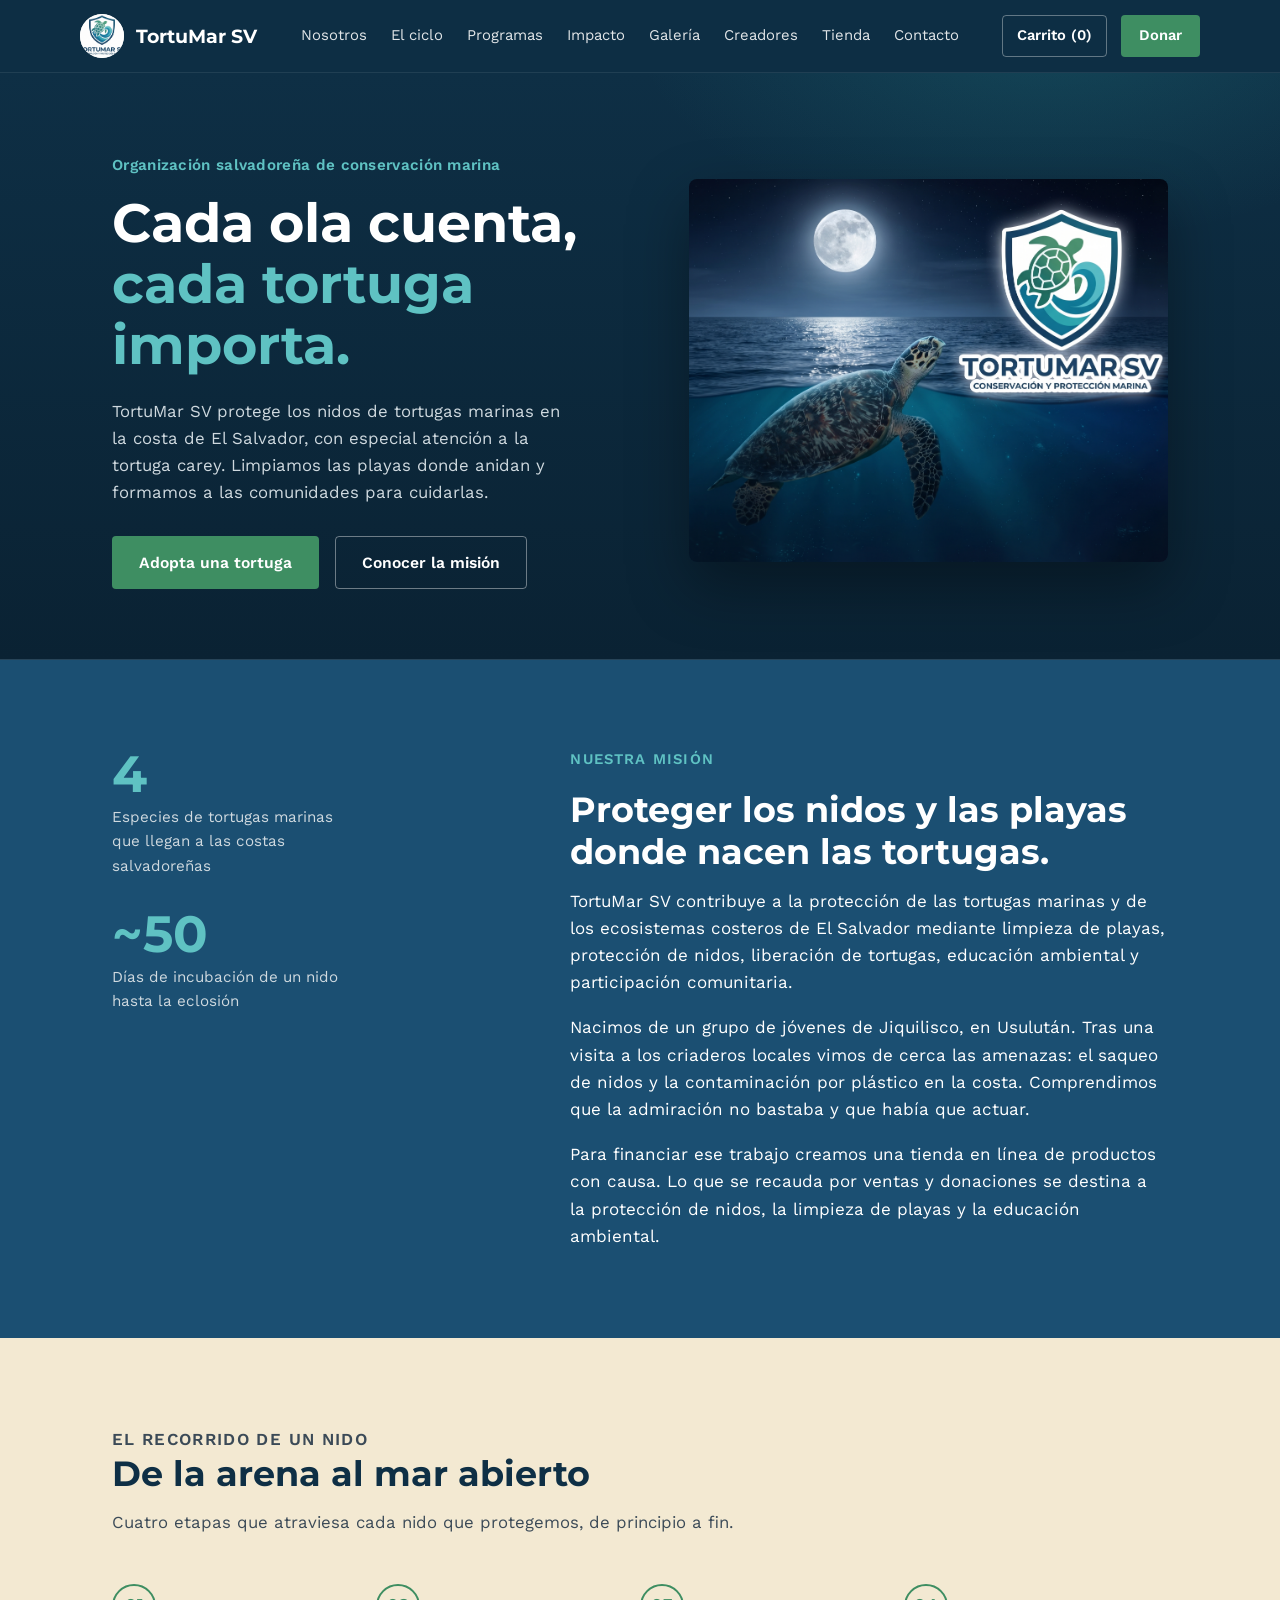
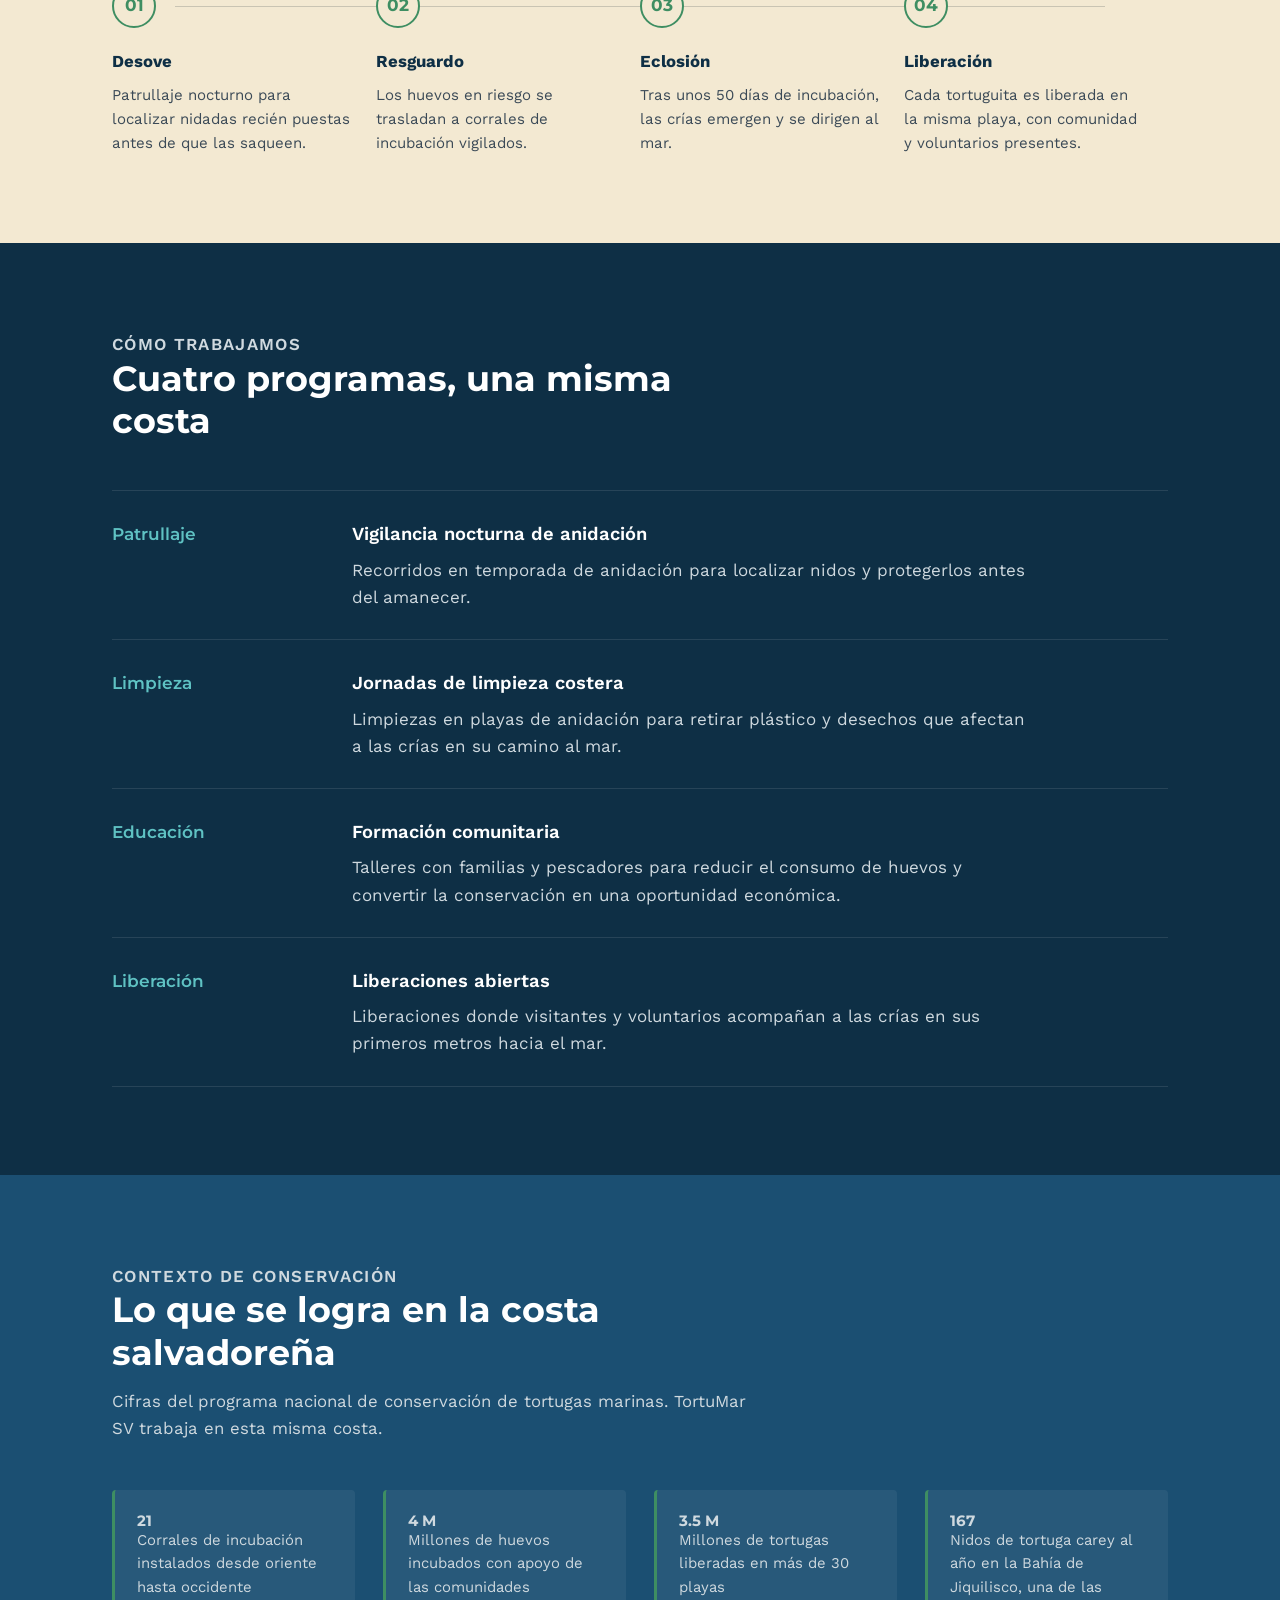
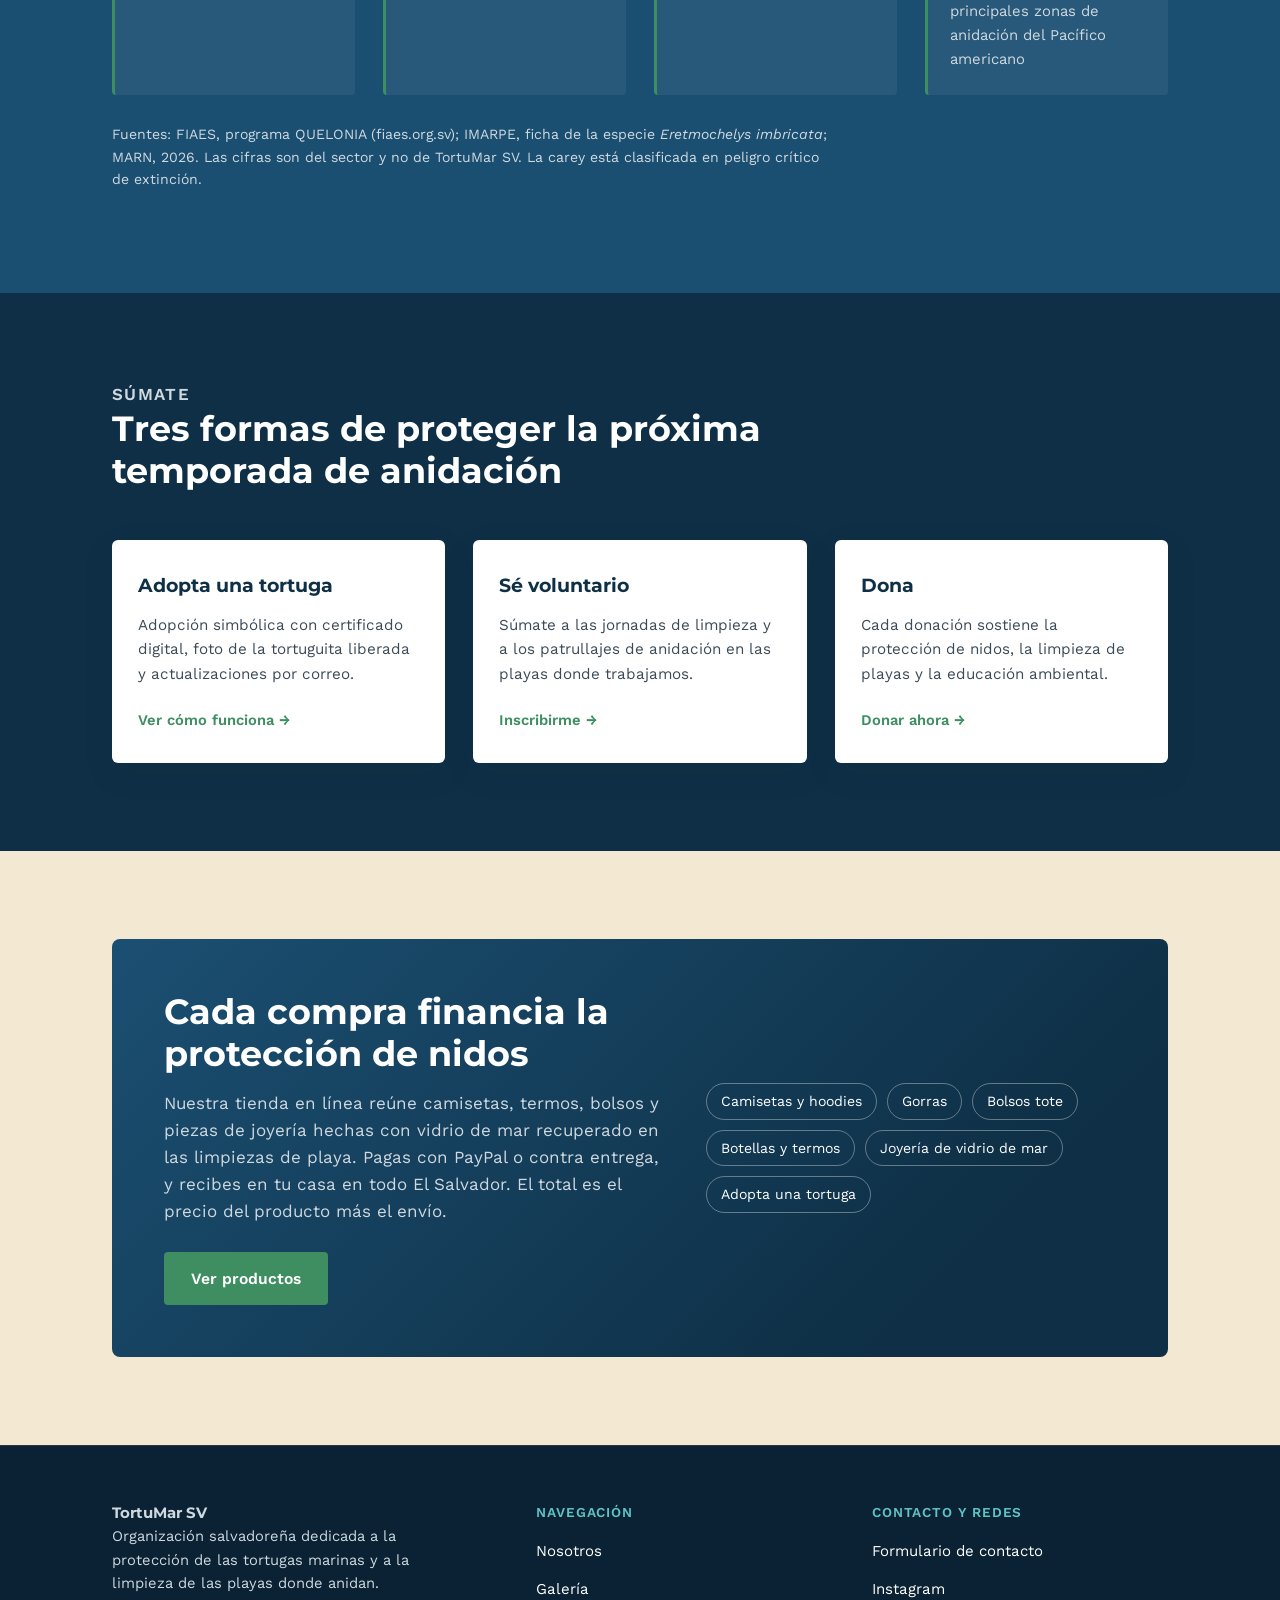
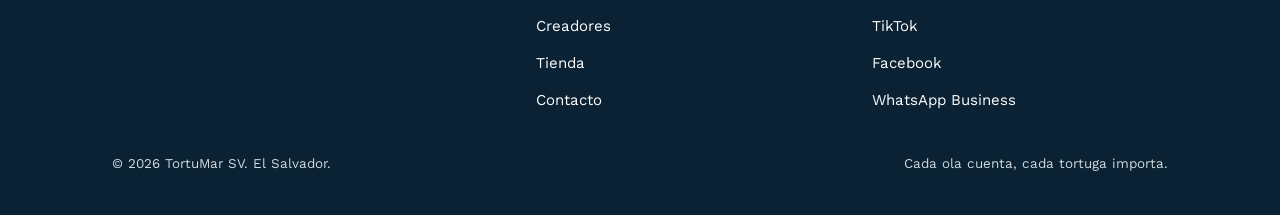
<file: index.html>
<!DOCTYPE html>
<html lang="es">
<head>
<meta charset="UTF-8">
<meta name="viewport" content="width=device-width, initial-scale=1.0">
<title>TortuMar SV — Conservación y protección marina en El Salvador</title>
<meta name="description" content="TortuMar SV protege nidos de tortugas marinas, limpia playas y educa a las comunidades de la costa salvadoreña.">
<link rel="preconnect" href="https://fonts.googleapis.com">
<link rel="preconnect" href="https://fonts.gstatic.com" crossorigin>
<link href="https://fonts.googleapis.com/css2?family=Montserrat:wght@600;700&family=Work+Sans:wght@400;500;600&display=swap" rel="stylesheet">
<link rel="stylesheet" href="css/styles.css">
</head>
<body>

<header>
  <div class="wrap nav">
    <a href="index.html" class="brand"><img src="img/logo.jpg" alt="Logo TortuMar SV">TortuMar SV</a>
    <button class="menu-toggle" id="menuToggle" aria-label="Abrir menú" aria-expanded="false" aria-controls="navLinks">☰</button>
    <ul class="navlinks" id="navLinks">
      <li><a href="index.html#mision">Nosotros</a></li>
      <li><a href="index.html#ciclo">El ciclo</a></li>
      <li><a href="index.html#programas">Programas</a></li>
      <li><a href="index.html#impacto">Impacto</a></li>
      <li><a href="galeria.html">Galería</a></li>
      <li><a href="creadores.html">Creadores</a></li>
      <li><a href="tienda.html">Tienda</a></li>
      <li><a href="contacto.html">Contacto</a></li>
    </ul>
    <div class="nav-right">
      <a href="tienda.html#carrito" class="cart-link">Carrito (<span id="cartCount">0</span>)</a>
      <a href="index.html#participar" class="nav-cta">Donar</a>
    </div>
  </div>
</header>

<main>

  <section class="hero">
    <div class="wrap hero-grid">
      <div>
        <p class="eyebrow-line">Organización salvadoreña de conservación marina</p>
        <h1 class="hero-title">Cada ola cuenta, <em>cada tortuga importa.</em></h1>
        <p class="hero-sub">TortuMar SV protege los nidos de tortugas marinas en la costa de El Salvador, con especial atención a la tortuga carey. Limpiamos las playas donde anidan y formamos a las comunidades para cuidarlas.</p>
        <div class="hero-actions">
          <a href="tienda.html" class="btn btn-primary">Adopta una tortuga</a>
          <a href="index.html#mision" class="btn btn-ghost">Conocer la misión</a>
        </div>
      </div>
      <div class="hero-art">
        <img src="img/Banner.jpg" alt="Tortuga marina nadando bajo la luna llena, con el logo de TortuMar SV" width="2000" height="1600">
      </div>
    </div>
  </section>

  <hr class="divider">

  <section class="band-ocean" id="mision">
    <div class="wrap mission-grid">
      <div class="stat-list">
        <div>
          <p class="stat-num">4</p>
          <p>Especies de tortugas marinas que llegan a las costas salvadoreñas</p>
        </div>
        <div>
          <p class="stat-num">~50</p>
          <p>Días de incubación de un nido hasta la eclosión</p>
        </div>
      </div>
      <div class="mission-copy">
        <p class="section-kicker">Nuestra misión</p>
        <h2>Proteger los nidos y las playas donde nacen las tortugas.</h2>
        <p>TortuMar SV contribuye a la protección de las tortugas marinas y de los ecosistemas costeros de El Salvador mediante limpieza de playas, protección de nidos, liberación de tortugas, educación ambiental y participación comunitaria.</p>
        <p>Nacimos de un grupo de jóvenes de Jiquilisco, en Usulután. Tras una visita a los criaderos locales vimos de cerca las amenazas: el saqueo de nidos y la contaminación por plástico en la costa. Comprendimos que la admiración no bastaba y que había que actuar.</p>
        <p>Para financiar ese trabajo creamos una tienda en línea de productos con causa. Lo que se recauda por ventas y donaciones se destina a la protección de nidos, la limpieza de playas y la educación ambiental.</p>
      </div>
    </div>
  </section>

  <section class="band-light" id="ciclo">
    <div class="wrap">
      <div class="section-head">
        <p class="section-kicker">El recorrido de un nido</p>
        <h2>De la arena al mar abierto</h2>
        <p>Cuatro etapas que atraviesa cada nido que protegemos, de principio a fin.</p>
      </div>
      <div class="cycle-track">
        <div class="cycle-step">
          <div class="cycle-num">01</div>
          <h3>Desove</h3>
          <p>Patrullaje nocturno para localizar nidadas recién puestas antes de que las saqueen.</p>
        </div>
        <div class="cycle-step">
          <div class="cycle-num">02</div>
          <h3>Resguardo</h3>
          <p>Los huevos en riesgo se trasladan a corrales de incubación vigilados.</p>
        </div>
        <div class="cycle-step">
          <div class="cycle-num">03</div>
          <h3>Eclosión</h3>
          <p>Tras unos 50 días de incubación, las crías emergen y se dirigen al mar.</p>
        </div>
        <div class="cycle-step">
          <div class="cycle-num">04</div>
          <h3>Liberación</h3>
          <p>Cada tortuguita es liberada en la misma playa, con comunidad y voluntarios presentes.</p>
        </div>
      </div>
    </div>
  </section>

  <section id="programas">
    <div class="wrap">
      <div class="section-head">
        <p class="section-kicker">Cómo trabajamos</p>
        <h2>Cuatro programas, una misma costa</h2>
      </div>
      <div class="programs-list">
        <div class="program-row">
          <span class="program-tag">Patrullaje</span>
          <div>
            <h3>Vigilancia nocturna de anidación</h3>
            <p>Recorridos en temporada de anidación para localizar nidos y protegerlos antes del amanecer.</p>
          </div>
        </div>
        <div class="program-row">
          <span class="program-tag">Limpieza</span>
          <div>
            <h3>Jornadas de limpieza costera</h3>
            <p>Limpiezas en playas de anidación para retirar plástico y desechos que afectan a las crías en su camino al mar.</p>
          </div>
        </div>
        <div class="program-row">
          <span class="program-tag">Educación</span>
          <div>
            <h3>Formación comunitaria</h3>
            <p>Talleres con familias y pescadores para reducir el consumo de huevos y convertir la conservación en una oportunidad económica.</p>
          </div>
        </div>
        <div class="program-row">
          <span class="program-tag">Liberación</span>
          <div>
            <h3>Liberaciones abiertas</h3>
            <p>Liberaciones donde visitantes y voluntarios acompañan a las crías en sus primeros metros hacia el mar.</p>
          </div>
        </div>
      </div>
    </div>
  </section>

  <section class="band-ocean" id="impacto">
    <div class="wrap">
      <div class="section-head">
        <p class="section-kicker">Contexto de conservación</p>
        <h2>Lo que se logra en la costa salvadoreña</h2>
        <p>Cifras del programa nacional de conservación de tortugas marinas. TortuMar SV trabaja en esta misma costa.</p>
      </div>
      <div class="impact-grid">
        <div class="impact-card">
          <p class="impact-num">21</p>
          <p>Corrales de incubación instalados desde oriente hasta occidente</p>
        </div>
        <div class="impact-card">
          <p class="impact-num">4 M</p>
          <p>Millones de huevos incubados con apoyo de las comunidades</p>
        </div>
        <div class="impact-card">
          <p class="impact-num">3.5 M</p>
          <p>Millones de tortugas liberadas en más de 30 playas</p>
        </div>
        <div class="impact-card">
          <p class="impact-num">167</p>
          <p>Nidos de tortuga carey al año en la Bahía de Jiquilisco, una de las principales zonas de anidación del Pacífico americano</p>
        </div>
      </div>
      <p class="impact-note">Fuentes: FIAES, programa QUELONIA (fiaes.org.sv); IMARPE, ficha de la especie <em>Eretmochelys imbricata</em>; MARN, 2026. Las cifras son del sector y no de TortuMar SV. La carey está clasificada en peligro crítico de extinción.</p>
    </div>
  </section>

  <section id="participar">
    <div class="wrap">
      <div class="section-head">
        <p class="section-kicker">Súmate</p>
        <h2>Tres formas de proteger la próxima temporada de anidación</h2>
      </div>
      <div class="involve-grid">
        <div class="involve-card">
          <h3>Adopta una tortuga</h3>
          <p>Adopción simbólica con certificado digital, foto de la tortuguita liberada y actualizaciones por correo.</p>
          <a href="tienda.html">Ver cómo funciona →</a>
        </div>
        <div class="involve-card">
          <h3>Sé voluntario</h3>
          <p>Súmate a las jornadas de limpieza y a los patrullajes de anidación en las playas donde trabajamos.</p>
          <a href="contacto.html?asunto=voluntariado">Inscribirme →</a>
        </div>
        <div class="involve-card">
          <h3>Dona</h3>
          <p>Cada donación sostiene la protección de nidos, la limpieza de playas y la educación ambiental.</p>
          <a href="contacto.html?asunto=donacion">Donar ahora →</a>
        </div>
      </div>
    </div>
  </section>

  <section class="band-light" id="tienda">
    <div class="wrap">
      <div class="store">
        <div>
          <h2>Cada compra financia la protección de nidos</h2>
          <p>Nuestra tienda en línea reúne camisetas, termos, bolsos y piezas de joyería hechas con vidrio de mar recuperado en las limpiezas de playa. Pagas con PayPal o contra entrega, y recibes en tu casa en todo El Salvador. El total es el precio del producto más el envío.</p>
          <a href="tienda.html" class="btn btn-primary">Ver productos</a>
        </div>
        <div>
          <div class="store-items">
            <span class="store-chip">Camisetas y hoodies</span>
            <span class="store-chip">Gorras</span>
            <span class="store-chip">Bolsos tote</span>
            <span class="store-chip">Botellas y termos</span>
            <span class="store-chip">Joyería de vidrio de mar</span>
            <span class="store-chip">Adopta una tortuga</span>
          </div>
        </div>
      </div>
    </div>
  </section>

</main>

<footer>
  <div class="wrap">
    <div class="footer-grid">
      <div>
        <p class="footer-brand">TortuMar SV</p>
        <p>Organización salvadoreña dedicada a la protección de las tortugas marinas y a la limpieza de las playas donde anidan.</p>
      </div>
      <div class="footer-col">
        <h4>Navegación</h4>
        <ul>
          <li><a href="index.html#mision">Nosotros</a></li>
          <li><a href="galeria.html">Galería</a></li>
          <li><a href="creadores.html">Creadores</a></li>
          <li><a href="tienda.html">Tienda</a></li>
          <li><a href="contacto.html">Contacto</a></li>
        </ul>
      </div>
      <div class="footer-col">
        <h4>Contacto y redes</h4>
        <ul>
          <li><a href="contacto.html">Formulario de contacto</a></li>
          <li><a href="#">Instagram</a></li>
          <li><a href="#">TikTok</a></li>
          <li><a href="#">Facebook</a></li>
          <li><a href="#">WhatsApp Business</a></li>
        </ul>
      </div>
    </div>
    <div class="footer-bottom">
      <span>© 2026 TortuMar SV. El Salvador.</span>
      <span>Cada ola cuenta, cada tortuga importa.</span>
    </div>
  </div>
</footer>

<script src="js/main.js"></script>
</body>
</html>
</file>
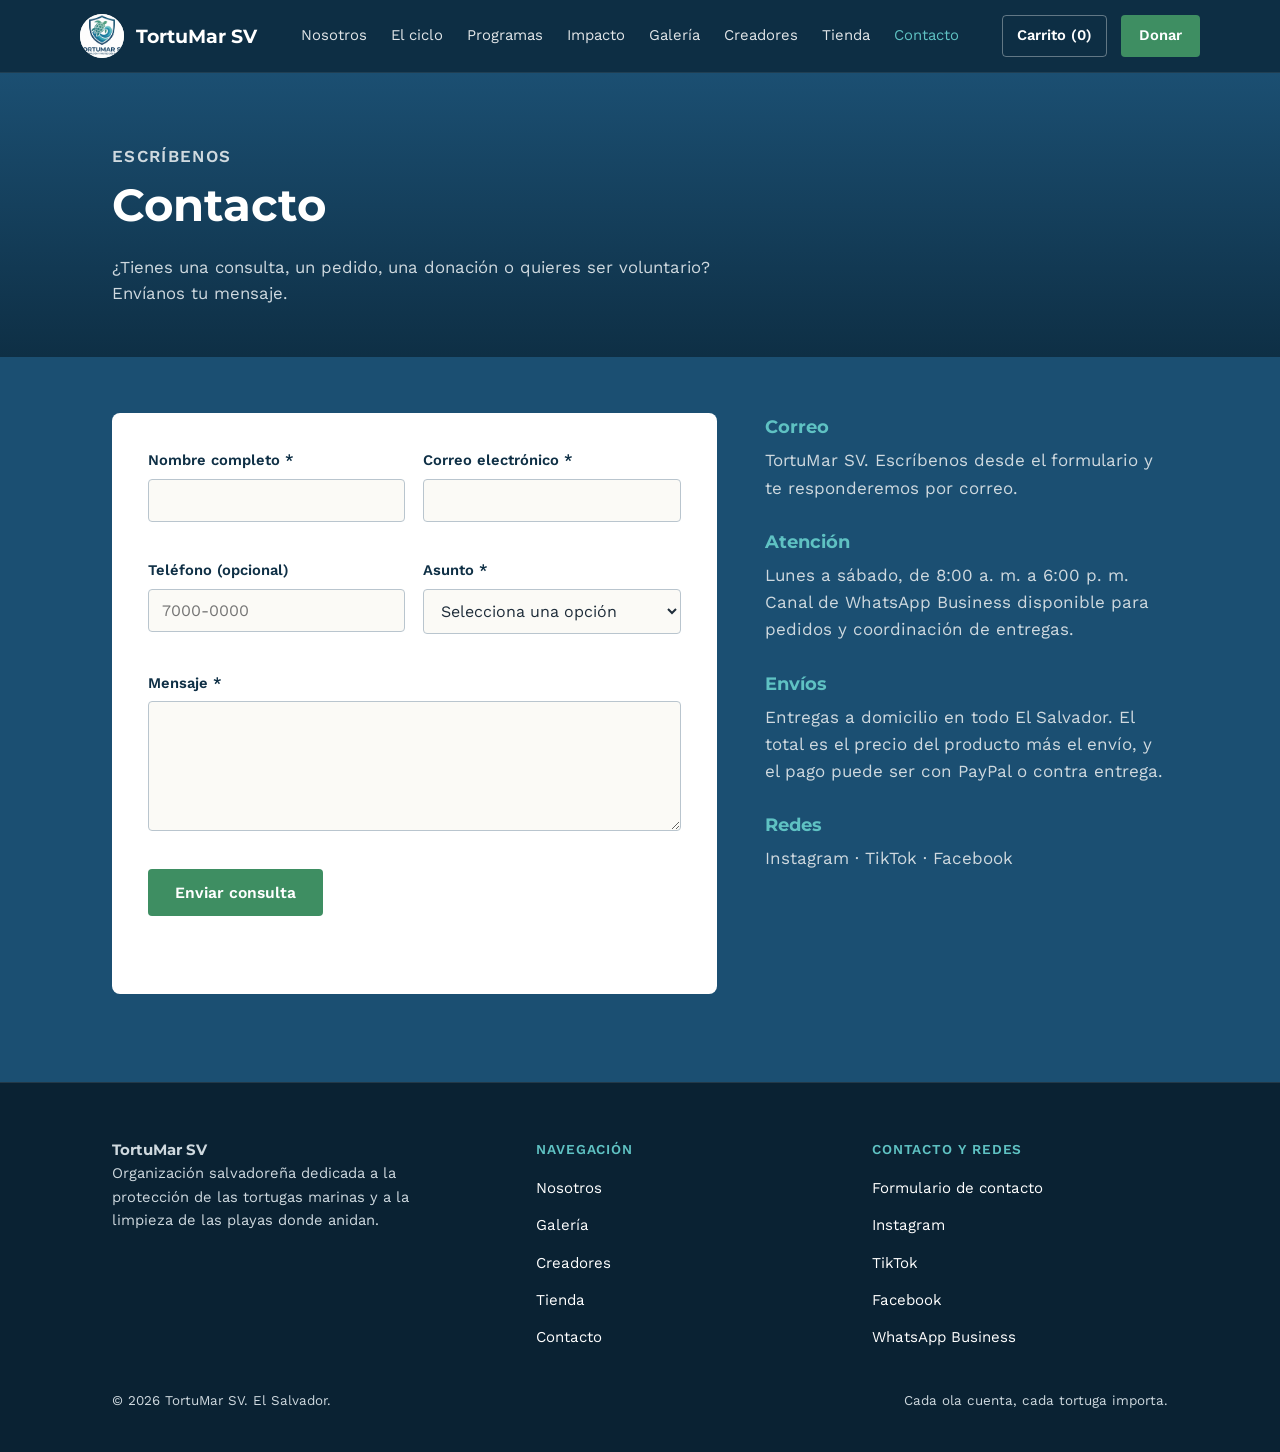
<file: contacto.html>
<!DOCTYPE html>
<html lang="es">
<head>
<meta charset="UTF-8">
<meta name="viewport" content="width=device-width, initial-scale=1.0">
<title>Contacto — TortuMar SV</title>
<meta name="description" content="Escríbenos para consultas, pedidos, donaciones o voluntariado con TortuMar SV.">
<link rel="preconnect" href="https://fonts.googleapis.com">
<link rel="preconnect" href="https://fonts.gstatic.com" crossorigin>
<link href="https://fonts.googleapis.com/css2?family=Montserrat:wght@600;700&family=Work+Sans:wght@400;500;600&display=swap" rel="stylesheet">
<link rel="stylesheet" href="css/styles.css">
</head>
<body>

<header>
  <div class="wrap nav">
    <a href="index.html" class="brand"><img src="img/logo.jpg" alt="Logo TortuMar SV">TortuMar SV</a>
    <button class="menu-toggle" id="menuToggle" aria-label="Abrir menú" aria-expanded="false" aria-controls="navLinks">☰</button>
    <ul class="navlinks" id="navLinks">
      <li><a href="index.html#mision">Nosotros</a></li>
      <li><a href="index.html#ciclo">El ciclo</a></li>
      <li><a href="index.html#programas">Programas</a></li>
      <li><a href="index.html#impacto">Impacto</a></li>
      <li><a href="galeria.html">Galería</a></li>
      <li><a href="creadores.html">Creadores</a></li>
      <li><a href="tienda.html">Tienda</a></li>
      <li><a href="contacto.html" aria-current="page">Contacto</a></li>
    </ul>
    <div class="nav-right">
      <a href="tienda.html#carrito" class="cart-link">Carrito (<span id="cartCount">0</span>)</a>
      <a href="index.html#participar" class="nav-cta">Donar</a>
    </div>
  </div>
</header>

<main>

  <section class="page-head">
    <div class="wrap">
      <p class="section-kicker">Escríbenos</p>
      <h1>Contacto</h1>
      <p>¿Tienes una consulta, un pedido, una donación o quieres ser voluntario? Envíanos tu mensaje.</p>
    </div>
  </section>

  <section class="band-ocean" style="padding-top:56px;">
    <div class="wrap contact-grid">

      <form class="form" id="contactForm" novalidate>
        <div class="form-grid">
          <div class="field">
            <label for="nombre">Nombre completo *</label>
            <input id="nombre" name="nombre" type="text" autocomplete="name" required>
            <span class="error" aria-live="polite"></span>
          </div>
          <div class="field">
            <label for="correo">Correo electrónico *</label>
            <input id="correo" name="correo" type="email" autocomplete="email" required>
            <span class="error" aria-live="polite"></span>
          </div>
        </div>
        <div class="form-grid">
          <div class="field">
            <label for="telefono">Teléfono (opcional)</label>
            <input id="telefono" name="telefono" type="tel" autocomplete="tel" placeholder="7000-0000">
            <span class="error" aria-live="polite"></span>
          </div>
          <div class="field">
            <label for="asunto">Asunto *</label>
            <select id="asunto" name="asunto" required>
              <option value="">Selecciona una opción</option>
              <option value="consulta">Consulta general</option>
              <option value="pedido">Pedido de productos</option>
              <option value="adopcion">Adopta una tortuga</option>
              <option value="donacion">Donación</option>
              <option value="voluntariado">Voluntariado</option>
              <option value="otro">Otro</option>
            </select>
            <span class="error" aria-live="polite"></span>
          </div>
        </div>
        <div class="field">
          <label for="mensaje">Mensaje *</label>
          <textarea id="mensaje" name="mensaje" required></textarea>
          <span class="error" aria-live="polite"></span>
        </div>
        <button type="submit" class="btn btn-primary">Enviar consulta</button>
        <p class="form-status" id="formStatus" role="status" aria-live="polite"></p>
      </form>

      <aside class="contact-info">
        <h3>Correo</h3>
        <p>TortuMar SV. Escríbenos desde el formulario y te responderemos por correo.</p>
        <h3>Atención</h3>
        <p>Lunes a sábado, de 8:00 a. m. a 6:00 p. m.<br>Canal de WhatsApp Business disponible para pedidos y coordinación de entregas.</p>
        <h3>Envíos</h3>
        <p>Entregas a domicilio en todo El Salvador. El total es el precio del producto más el envío, y el pago puede ser con PayPal o contra entrega.</p>
        <h3>Redes</h3>
        <p>Instagram · TikTok · Facebook</p>
      </aside>

    </div>
  </section>

</main>

<footer>
  <div class="wrap">
    <div class="footer-grid">
      <div>
        <p class="footer-brand">TortuMar SV</p>
        <p>Organización salvadoreña dedicada a la protección de las tortugas marinas y a la limpieza de las playas donde anidan.</p>
      </div>
      <div class="footer-col">
        <h4>Navegación</h4>
        <ul>
          <li><a href="index.html#mision">Nosotros</a></li>
          <li><a href="galeria.html">Galería</a></li>
          <li><a href="creadores.html">Creadores</a></li>
          <li><a href="tienda.html">Tienda</a></li>
          <li><a href="contacto.html">Contacto</a></li>
        </ul>
      </div>
      <div class="footer-col">
        <h4>Contacto y redes</h4>
        <ul>
          <li><a href="contacto.html">Formulario de contacto</a></li>
          <li><a href="#">Instagram</a></li>
          <li><a href="#">TikTok</a></li>
          <li><a href="#">Facebook</a></li>
          <li><a href="#">WhatsApp Business</a></li>
        </ul>
      </div>
    </div>
    <div class="footer-bottom">
      <span>© 2026 TortuMar SV. El Salvador.</span>
      <span>Cada ola cuenta, cada tortuga importa.</span>
    </div>
  </div>
</footer>

<script src="js/main.js"></script>
</body>
</html>
</file>
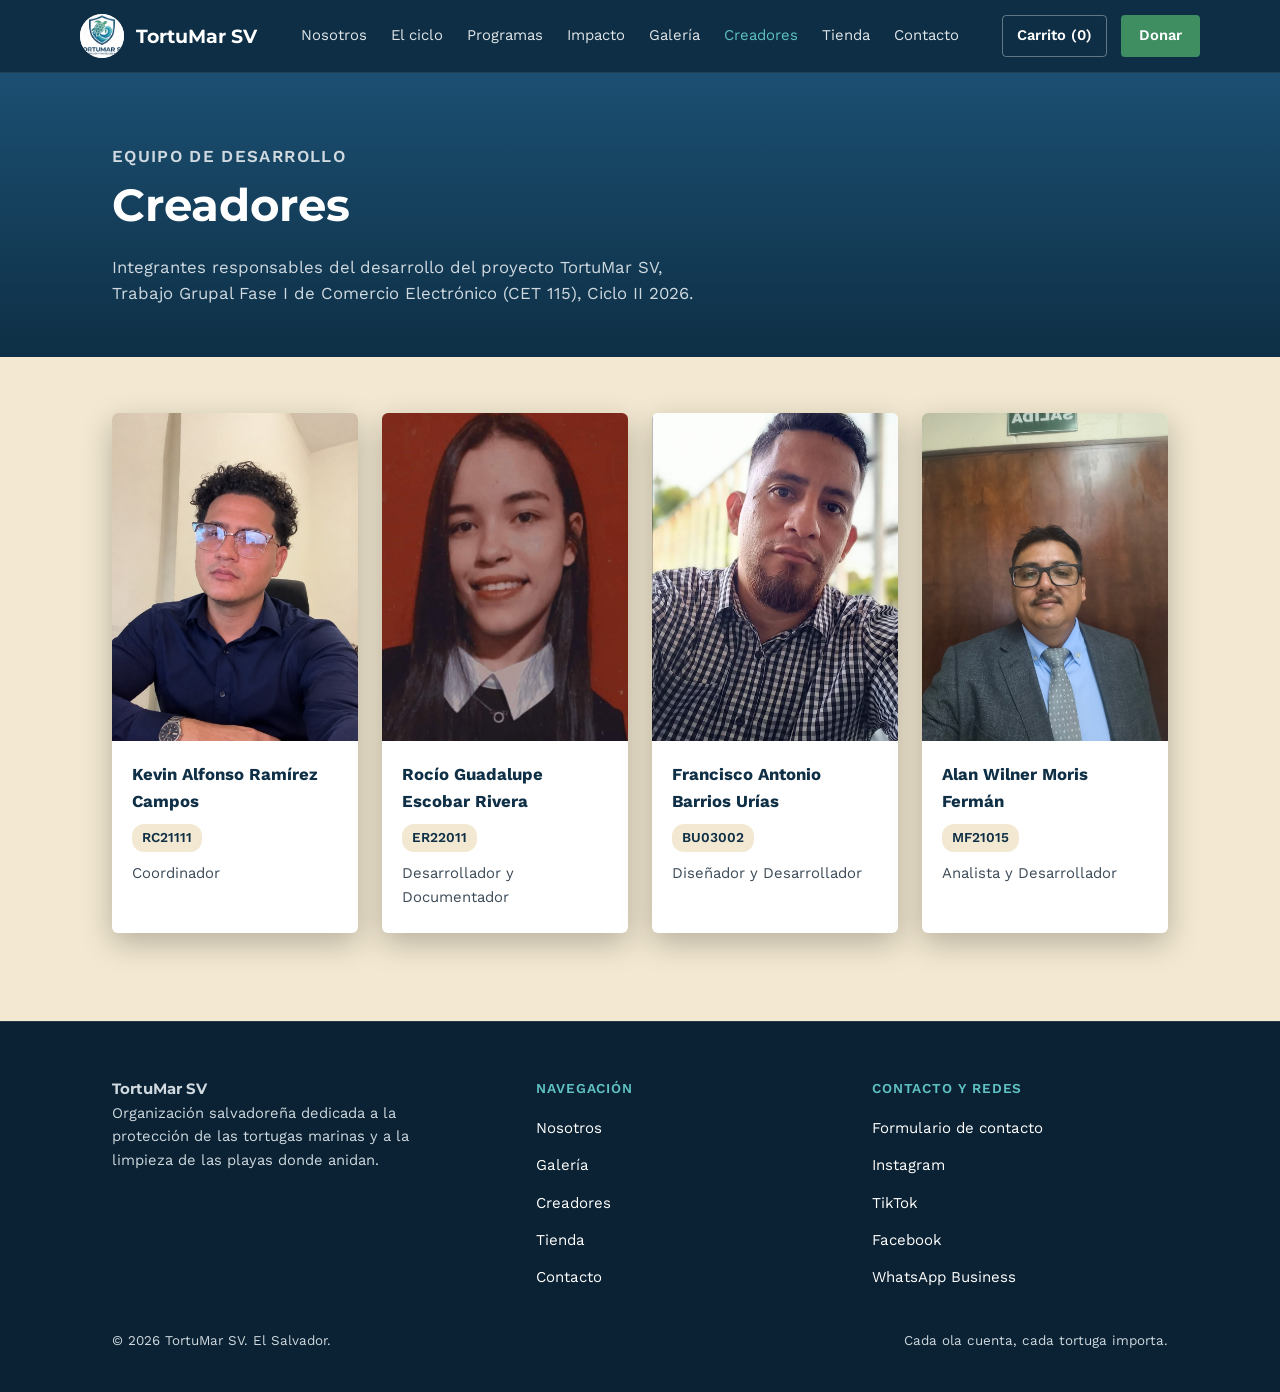
<file: creadores.html>
<!DOCTYPE html>
<html lang="es">
<head>
<meta charset="UTF-8">
<meta name="viewport" content="width=device-width, initial-scale=1.0">
<title>Creadores — TortuMar SV</title>
<meta name="description" content="Equipo responsable del desarrollo del sitio web de TortuMar SV.">
<link rel="preconnect" href="https://fonts.googleapis.com">
<link rel="preconnect" href="https://fonts.gstatic.com" crossorigin>
<link href="https://fonts.googleapis.com/css2?family=Montserrat:wght@600;700&family=Work+Sans:wght@400;500;600&display=swap" rel="stylesheet">
<link rel="stylesheet" href="css/styles.css">
</head>
<body>

<header>
  <div class="wrap nav">
    <a href="index.html" class="brand"><img src="img/logo.jpg" alt="Logo TortuMar SV">TortuMar SV</a>
    <button class="menu-toggle" id="menuToggle" aria-label="Abrir menú" aria-expanded="false" aria-controls="navLinks">☰</button>
    <ul class="navlinks" id="navLinks">
      <li><a href="index.html#mision">Nosotros</a></li>
      <li><a href="index.html#ciclo">El ciclo</a></li>
      <li><a href="index.html#programas">Programas</a></li>
      <li><a href="index.html#impacto">Impacto</a></li>
      <li><a href="galeria.html">Galería</a></li>
      <li><a href="creadores.html" aria-current="page">Creadores</a></li>
      <li><a href="tienda.html">Tienda</a></li>
      <li><a href="contacto.html">Contacto</a></li>
    </ul>
    <div class="nav-right">
      <a href="tienda.html#carrito" class="cart-link">Carrito (<span id="cartCount">0</span>)</a>
      <a href="index.html#participar" class="nav-cta">Donar</a>
    </div>
  </div>
</header>

<main>

  <section class="page-head">
    <div class="wrap">
      <p class="section-kicker">Equipo de desarrollo</p>
      <h1>Creadores</h1>
      <p>Integrantes responsables del desarrollo del proyecto TortuMar SV, Trabajo Grupal Fase I de Comercio Electrónico (CET 115), Ciclo II 2026.</p>
    </div>
  </section>

  <section class="band-light" style="padding-top:56px;">
    <div class="wrap">
      <div class="team-grid">

        <article class="team-card">
          <img src="img/Creador1.jpg" alt="Fotografía de Kevin Alfonso Ramírez Campos" loading="lazy" style="object-position: center 25%;">
          <div class="team-body">
            <h3>Kevin Alfonso Ramírez Campos</h3>
            <span class="team-carne">RC21111</span>
            <p class="team-role">Coordinador</p>
          </div>
        </article>

        <article class="team-card">
          <img src="img/Creador2.jpg" alt="Fotografía de Rocío Guadalupe Escobar Rivera" loading="lazy" style="object-position: center 30%;">
          <div class="team-body">
            <h3>Rocío Guadalupe Escobar Rivera</h3>
            <span class="team-carne">ER22011</span>
            <p class="team-role">Desarrollador y Documentador</p>
          </div>
        </article>

        <article class="team-card">
          <img src="img/Creador3.jpg" alt="Fotografía de Francisco Antonio Barrios Urías" loading="lazy" style="object-position: center 30%;">
          <div class="team-body">
            <h3>Francisco Antonio Barrios Urías</h3>
            <span class="team-carne">BU03002</span>
            <p class="team-role">Diseñador y Desarrollador</p>
          </div>
        </article>

        <article class="team-card">
          <img src="img/Creador4.jpg" alt="Fotografía de Alan Wilner Moris Fermán" loading="lazy" style="object-position: center 30%;">
          <div class="team-body">
            <h3>Alan Wilner Moris Fermán</h3>
            <span class="team-carne">MF21015</span>
            <p class="team-role">Analista y Desarrollador</p>
          </div>
        </article>

      </div>
    </div>
  </section>

</main>

<footer>
  <div class="wrap">
    <div class="footer-grid">
      <div>
        <p class="footer-brand">TortuMar SV</p>
        <p>Organización salvadoreña dedicada a la protección de las tortugas marinas y a la limpieza de las playas donde anidan.</p>
      </div>
      <div class="footer-col">
        <h4>Navegación</h4>
        <ul>
          <li><a href="index.html#mision">Nosotros</a></li>
          <li><a href="galeria.html">Galería</a></li>
          <li><a href="creadores.html">Creadores</a></li>
          <li><a href="tienda.html">Tienda</a></li>
          <li><a href="contacto.html">Contacto</a></li>
        </ul>
      </div>
      <div class="footer-col">
        <h4>Contacto y redes</h4>
        <ul>
          <li><a href="contacto.html">Formulario de contacto</a></li>
          <li><a href="#">Instagram</a></li>
          <li><a href="#">TikTok</a></li>
          <li><a href="#">Facebook</a></li>
          <li><a href="#">WhatsApp Business</a></li>
        </ul>
      </div>
    </div>
    <div class="footer-bottom">
      <span>© 2026 TortuMar SV. El Salvador.</span>
      <span>Cada ola cuenta, cada tortuga importa.</span>
    </div>
  </div>
</footer>

<script src="js/main.js"></script>
</body>
</html>
</file>
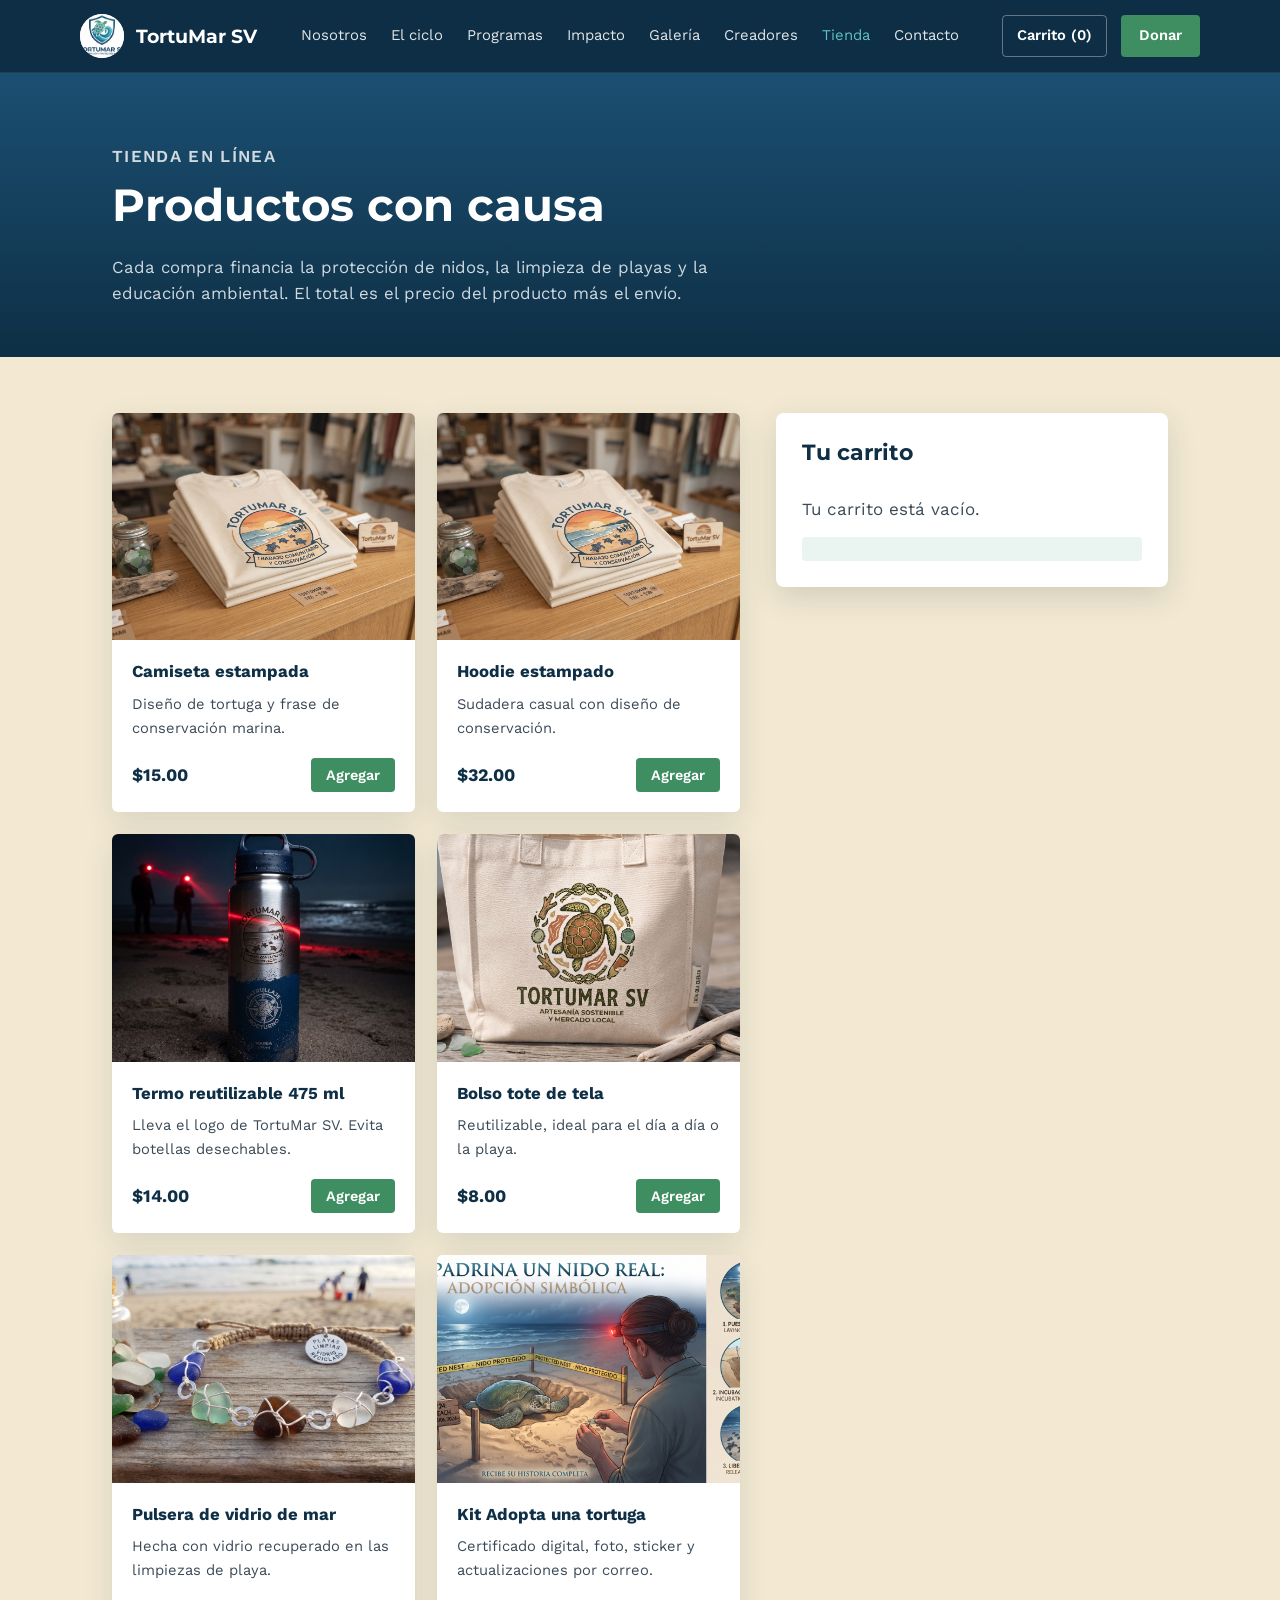
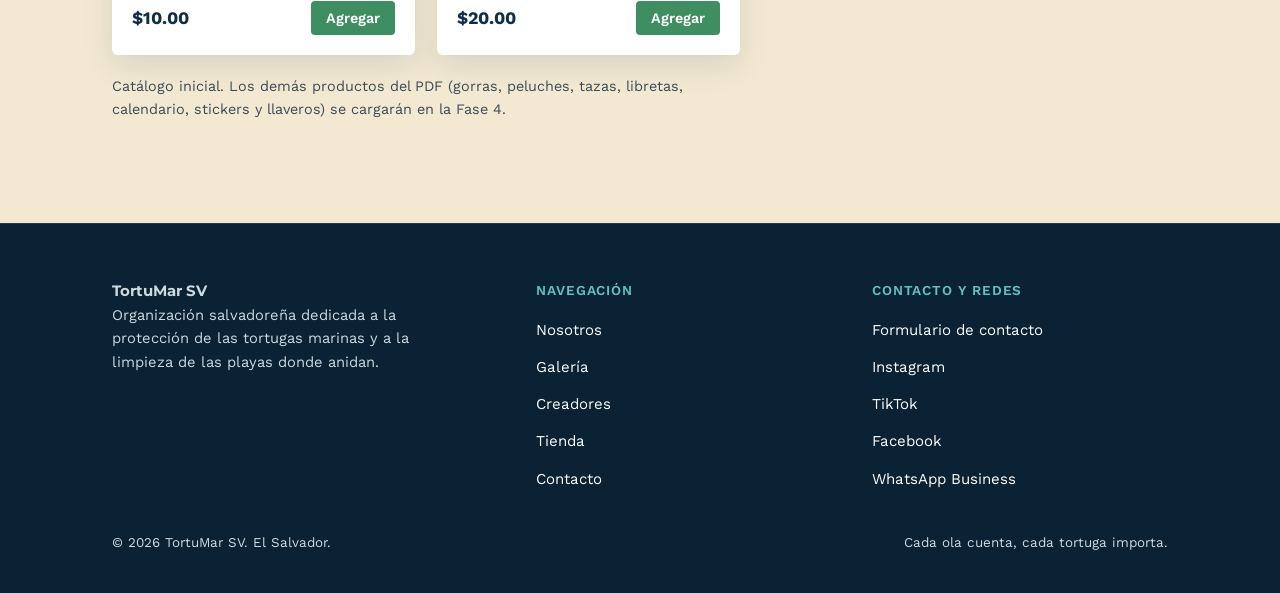
<file: tienda.html>
<!DOCTYPE html>
<html lang="es">
<head>
<meta charset="UTF-8">
<meta name="viewport" content="width=device-width, initial-scale=1.0">
<title>Tienda — TortuMar SV</title>
<meta name="description" content="Tienda en línea de TortuMar SV. Compra productos con causa de conservación marina con PayPal o contra entrega.">
<link rel="preconnect" href="https://fonts.googleapis.com">
<link rel="preconnect" href="https://fonts.gstatic.com" crossorigin>
<link href="https://fonts.googleapis.com/css2?family=Montserrat:wght@600;700&family=Work+Sans:wght@400;500;600&display=swap" rel="stylesheet">
<link rel="stylesheet" href="css/styles.css">
</head>
<body>

<header>
  <div class="wrap nav">
    <a href="index.html" class="brand"><img src="img/logo.jpg" alt="Logo TortuMar SV">TortuMar SV</a>
    <button class="menu-toggle" id="menuToggle" aria-label="Abrir menú" aria-expanded="false" aria-controls="navLinks">☰</button>
    <ul class="navlinks" id="navLinks">
      <li><a href="index.html#mision">Nosotros</a></li>
      <li><a href="index.html#ciclo">El ciclo</a></li>
      <li><a href="index.html#programas">Programas</a></li>
      <li><a href="index.html#impacto">Impacto</a></li>
      <li><a href="galeria.html">Galería</a></li>
      <li><a href="creadores.html">Creadores</a></li>
      <li><a href="tienda.html" aria-current="page">Tienda</a></li>
      <li><a href="contacto.html">Contacto</a></li>
    </ul>
    <div class="nav-right">
      <a href="tienda.html#carrito" class="cart-link">Carrito (<span id="cartCount">0</span>)</a>
      <a href="index.html#participar" class="nav-cta">Donar</a>
    </div>
  </div>
</header>

<main>

  <section class="page-head">
    <div class="wrap">
      <p class="section-kicker">Tienda en línea</p>
      <h1>Productos con causa</h1>
      <p>Cada compra financia la protección de nidos, la limpieza de playas y la educación ambiental. El total es el precio del producto más el envío.</p>
    </div>
  </section>

  <section class="band-light" style="padding-top:56px;">
    <div class="wrap shop-grid">

      <div>
        <div class="product-grid" id="productGrid"></div>
        <p class="shop-note">Catálogo inicial. Los demás productos del PDF (gorras, peluches, tazas, libretas, calendario, stickers y llaveros) se cargarán en la Fase 4.</p>
      </div>

      <aside class="cart" id="carrito" aria-labelledby="cartTitle">
        <h2 id="cartTitle">Tu carrito</h2>
        <div id="cartItems" class="cart-items"></div>
        <p class="cart-empty" id="cartEmpty">Tu carrito está vacío.</p>

        <div class="cart-totals" id="cartTotals" hidden>
          <div class="row"><span>Subtotal</span><span id="subtotal">$0.00</span></div>
          <div class="field">
            <label for="zone">Zona de envío</label>
            <select id="zone">
              <option value="metro">Área metropolitana de San Salvador — $3.50</option>
              <option value="resto">Resto del país — $5.00</option>
            </select>
          </div>
          <div class="row"><span>Envío</span><span id="shipping">$0.00</span></div>
          <div class="row total"><span>Total</span><span id="total">$0.00</span></div>
          <p class="ship-note">Tarifas de envío de referencia; se confirmarán antes de la publicación.</p>
          <button type="button" class="btn btn-primary btn-block" id="checkoutBtn">Finalizar compra</button>
        </div>

        <form class="checkout" id="checkoutForm" novalidate hidden>
          <h3>Datos de entrega</h3>
          <div class="field">
            <label for="cNombre">Nombre completo *</label>
            <input id="cNombre" name="nombre" type="text" autocomplete="name">
            <span class="error" aria-live="polite"></span>
          </div>
          <div class="field">
            <label for="cCorreo">Correo electrónico *</label>
            <input id="cCorreo" name="correo" type="email" autocomplete="email">
            <span class="error" aria-live="polite"></span>
          </div>
          <div class="field">
            <label for="cTelefono">Teléfono *</label>
            <input id="cTelefono" name="telefono" type="tel" autocomplete="tel" placeholder="7000-0000">
            <span class="error" aria-live="polite"></span>
          </div>
          <div class="field">
            <label for="cDireccion">Dirección de entrega *</label>
            <textarea id="cDireccion" name="direccion" rows="2"></textarea>
            <span class="error" aria-live="polite"></span>
          </div>

          <fieldset class="payment">
            <legend>Forma de pago</legend>
            <label class="radio"><input type="radio" name="pago" value="paypal" checked> PayPal</label>
            <label class="radio"><input type="radio" name="pago" value="contraentrega"> Pago contra entrega</label>
          </fieldset>

          <div class="paypal-sim" id="paypalBox">
            <p><strong>PayPal — modo simulación.</strong> No se realiza ningún cobro real. Al conectar la cuenta de PayPal Business de TortuMar SV, este botón abrirá el pago real.</p>
          </div>

          <button type="submit" class="btn btn-primary btn-block" id="payBtn">Pagar con PayPal (simulación)</button>
          <button type="button" class="btn btn-ghost btn-block" id="backBtn">Volver al carrito</button>
          <p class="form-status" id="checkoutStatus" role="status" aria-live="polite"></p>
        </form>
        <p class="form-status" id="orderStatus" role="status" aria-live="polite"></p>
      </aside>

    </div>
  </section>

</main>

<footer>
  <div class="wrap">
    <div class="footer-grid">
      <div>
        <p class="footer-brand">TortuMar SV</p>
        <p>Organización salvadoreña dedicada a la protección de las tortugas marinas y a la limpieza de las playas donde anidan.</p>
      </div>
      <div class="footer-col">
        <h4>Navegación</h4>
        <ul>
          <li><a href="index.html#mision">Nosotros</a></li>
          <li><a href="galeria.html">Galería</a></li>
          <li><a href="creadores.html">Creadores</a></li>
          <li><a href="tienda.html">Tienda</a></li>
          <li><a href="contacto.html">Contacto</a></li>
        </ul>
      </div>
      <div class="footer-col">
        <h4>Contacto y redes</h4>
        <ul>
          <li><a href="contacto.html">Formulario de contacto</a></li>
          <li><a href="#">Instagram</a></li>
          <li><a href="#">TikTok</a></li>
          <li><a href="#">Facebook</a></li>
          <li><a href="#">WhatsApp Business</a></li>
        </ul>
      </div>
    </div>
    <div class="footer-bottom">
      <span>© 2026 TortuMar SV. El Salvador.</span>
      <span>Cada ola cuenta, cada tortuga importa.</span>
    </div>
  </div>
</footer>

<script src="js/main.js"></script>
<script src="js/tienda.js"></script>
</body>
</html>
</file>
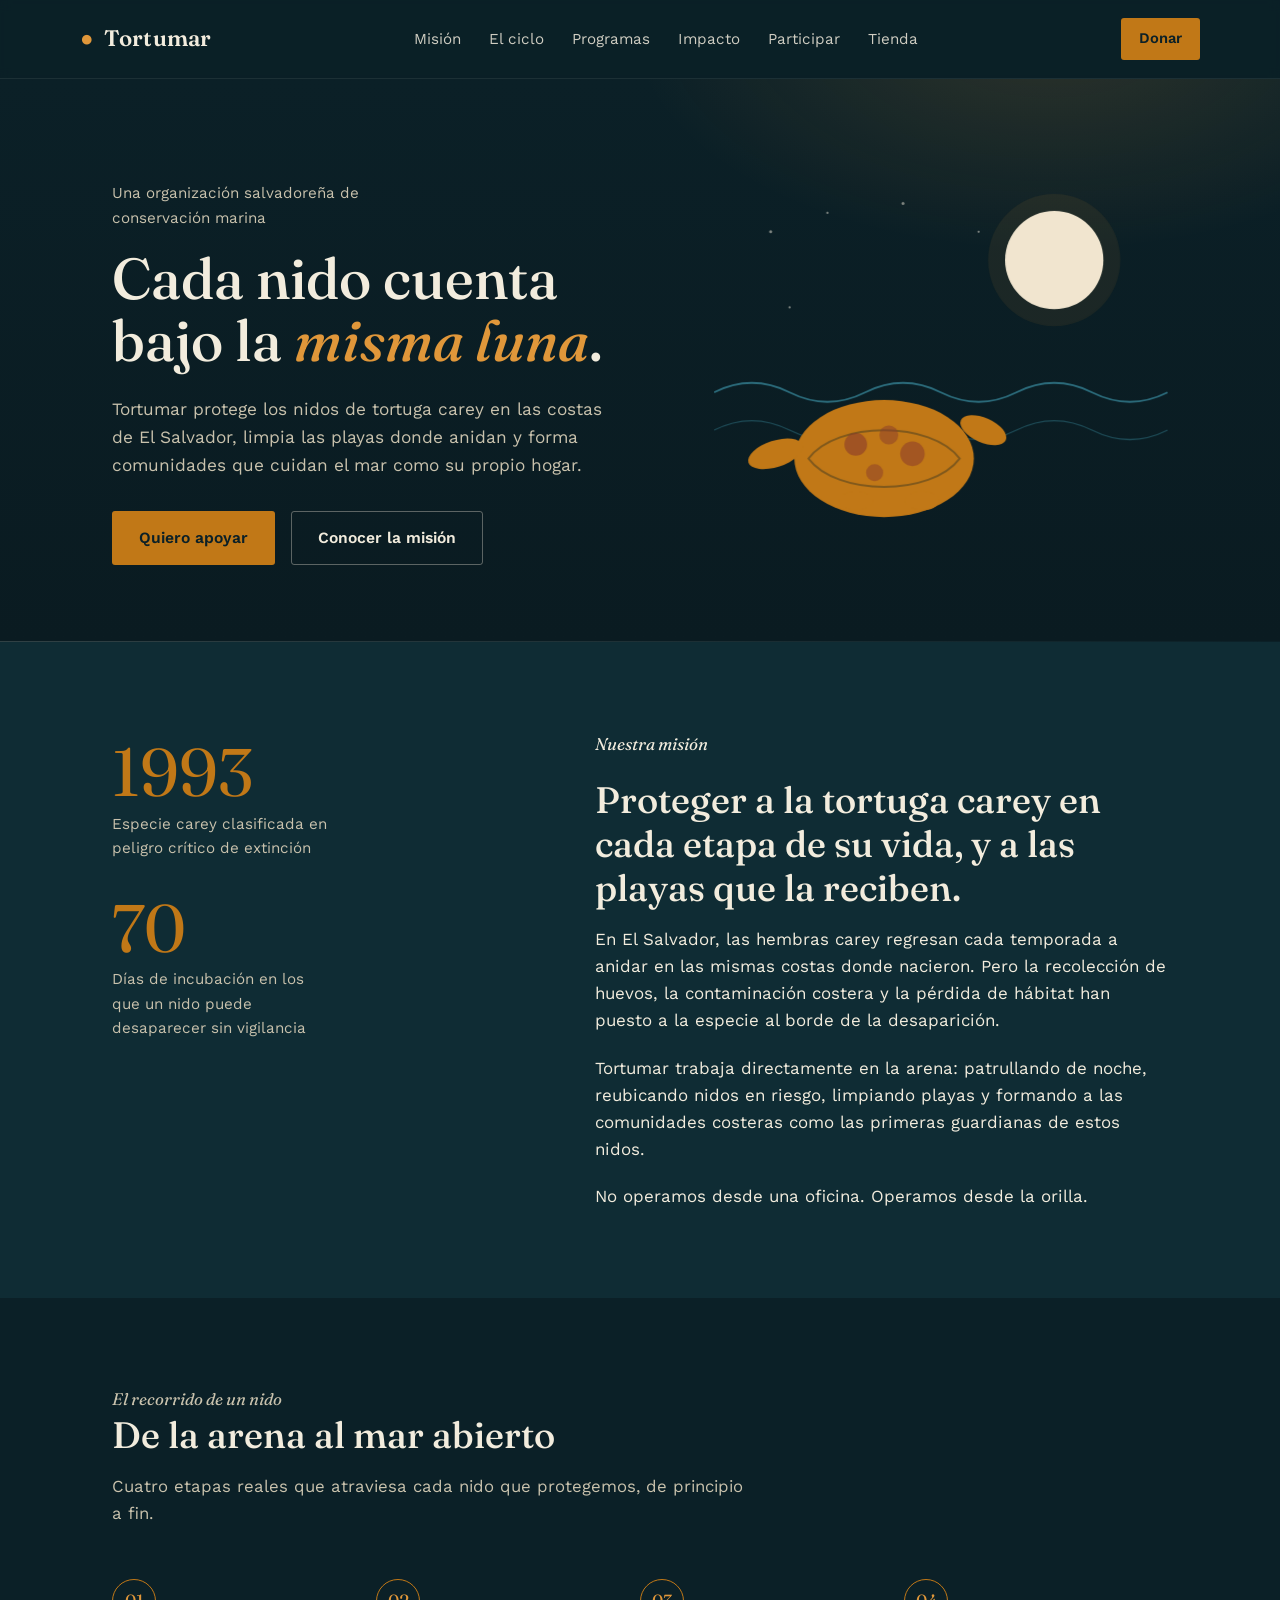
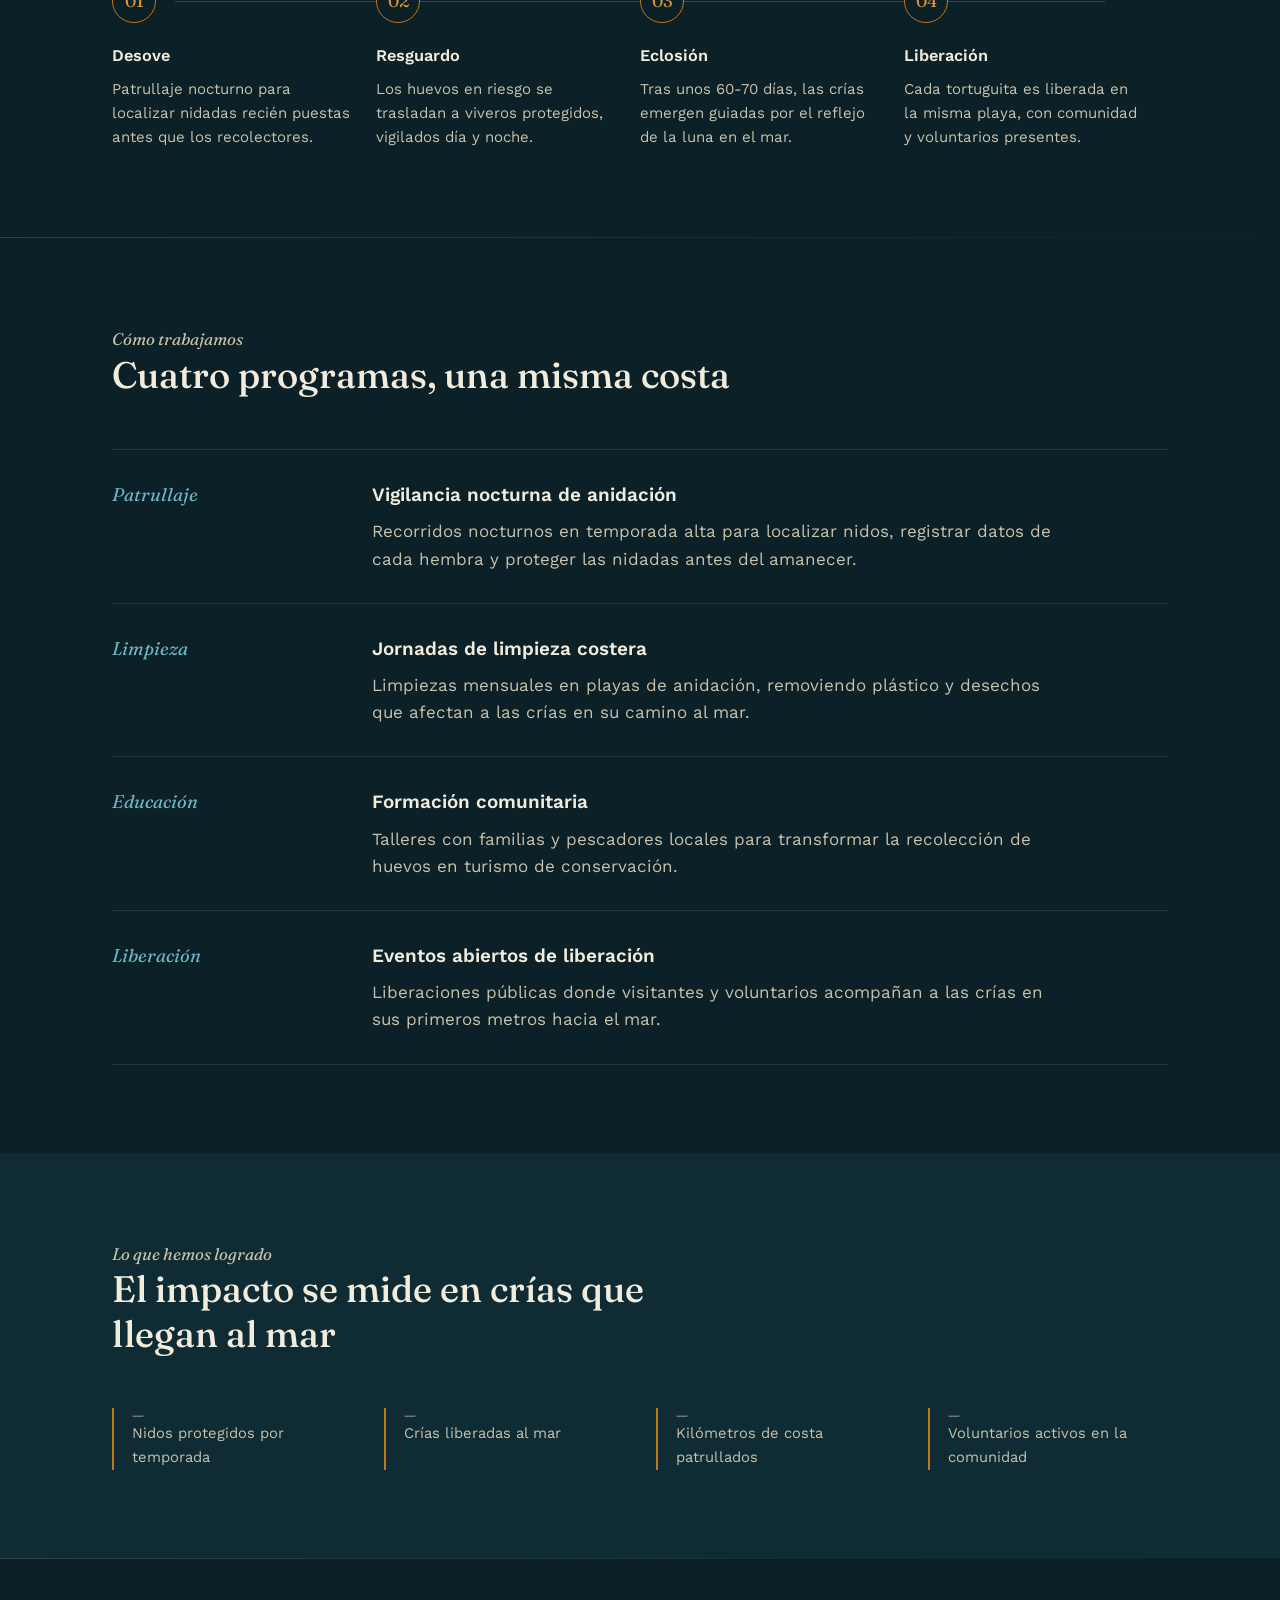
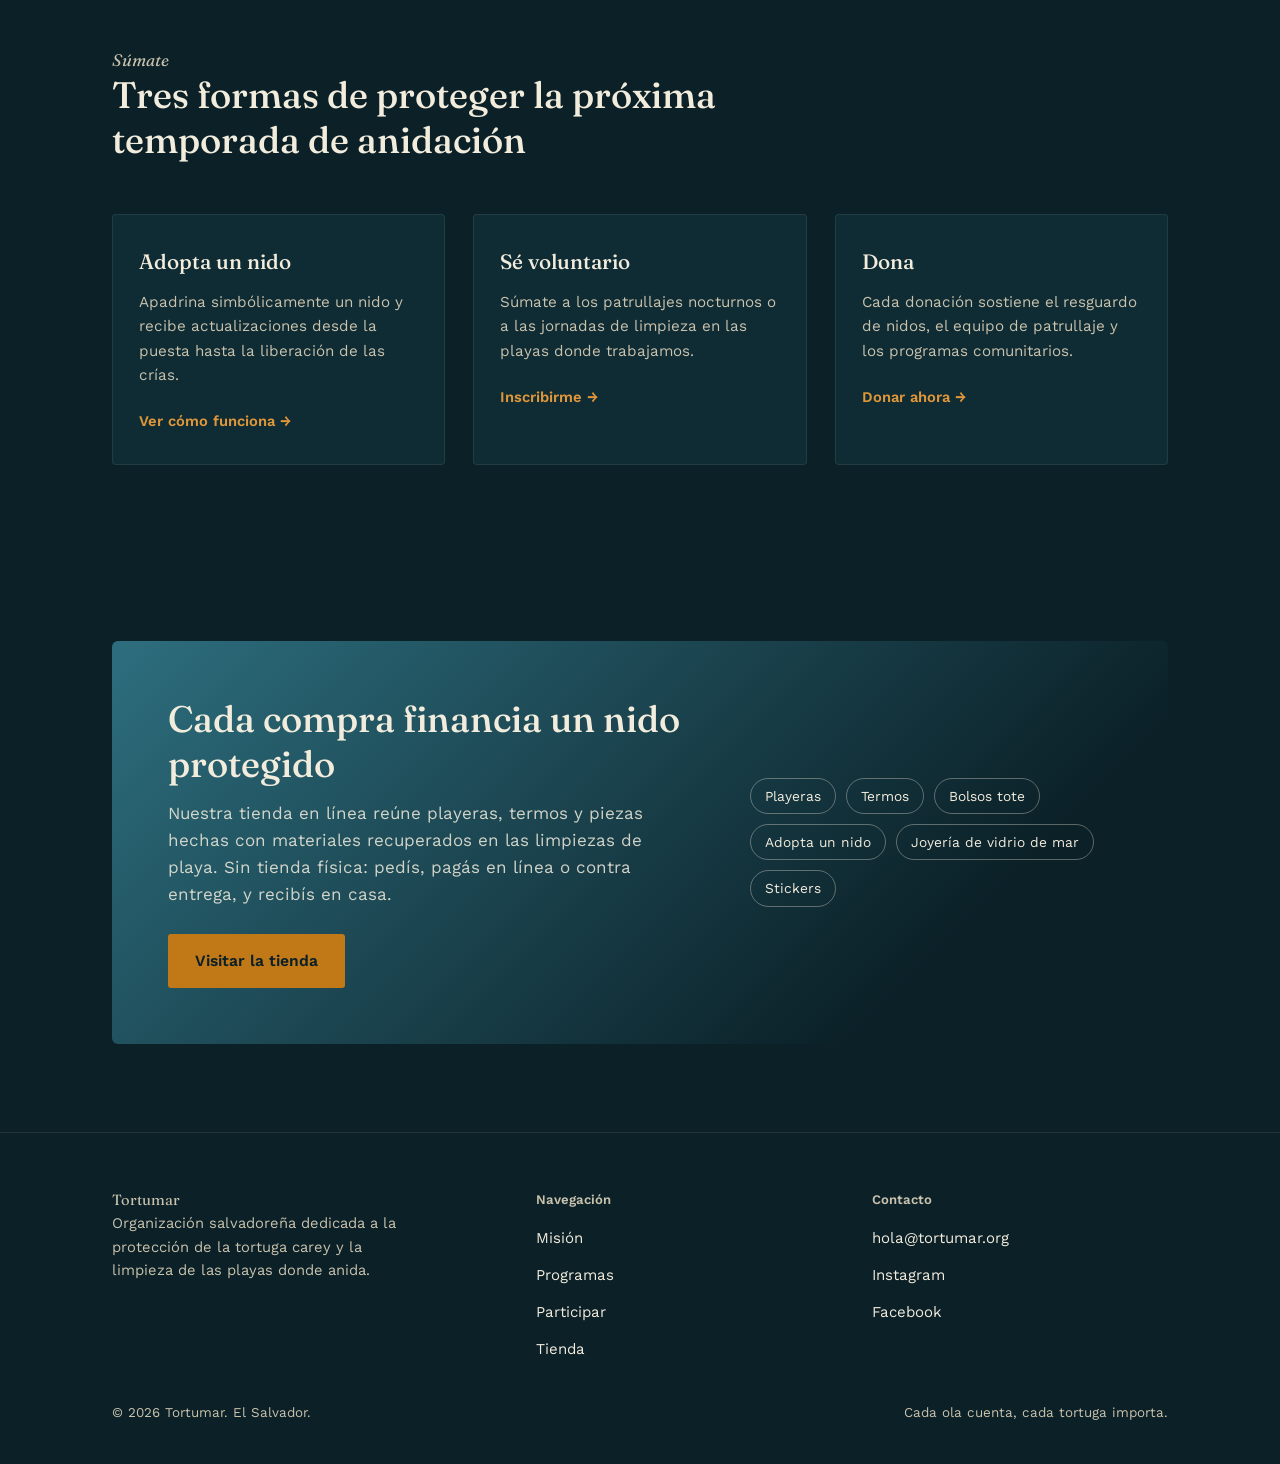
<file: docs/plantilla_original.html>
<!DOCTYPE html>
<html lang="es">
<head>
<meta charset="UTF-8">
<meta name="viewport" content="width=device-width, initial-scale=1.0">
<title>Tortumar — Conservación de tortugas marinas en El Salvador</title>
<link rel="preconnect" href="https://fonts.googleapis.com">
<link rel="preconnect" href="https://fonts.gstatic.com" crossorigin>
<link href="https://fonts.googleapis.com/css2?family=Fraunces:ital,opsz,wght@0,9..144,300;0,9..144,500;0,9..144,600;1,9..144,500&family=Work+Sans:wght@400;500;600&display=swap" rel="stylesheet">
<style>
  :root{
    --night: #0B2027;
    --night-2: #0F2C34;
    --sand: #F2ECDD;
    --sand-dim: #C9C2AD;
    --amber: #C17817;
    --amber-bright: #E0973A;
    --tide: #2D6E7E;
    --coral: #8A3B2B;
    --serif: 'Fraunces', serif;
    --sans: 'Work Sans', sans-serif;
  }

  *{ box-sizing: border-box; }
  html{ scroll-behavior: smooth; }
  body{
    margin:0;
    background: var(--night);
    color: var(--sand);
    font-family: var(--sans);
    font-size: 17px;
    line-height: 1.6;
    -webkit-font-smoothing: antialiased;
  }

  img, svg{ max-width:100%; display:block; }

  a{ color: inherit; }

  .wrap{
    max-width: 1120px;
    margin: 0 auto;
    padding: 0 32px;
  }

  /* ---------- Focus visibility ---------- */
  a:focus-visible, button:focus-visible{
    outline: 2px solid var(--amber-bright);
    outline-offset: 3px;
  }

  /* ---------- Header ---------- */
  header{
    position: sticky;
    top:0;
    z-index: 50;
    background: rgba(11,32,39,0.88);
    backdrop-filter: blur(6px);
    border-bottom: 1px solid rgba(242,236,221,0.08);
  }
  .nav{
    display:flex;
    align-items:center;
    justify-content:space-between;
    padding: 18px 0;
  }
  .brand{
    font-family: var(--serif);
    font-size: 1.4rem;
    font-weight: 600;
    letter-spacing: 0.01em;
    display:flex;
    align-items:center;
    gap:10px;
    text-decoration:none;
  }
  .brand .dot{ color: var(--amber-bright); }
  .navlinks{
    display:flex;
    gap: 28px;
    list-style:none;
    margin:0; padding:0;
    font-size: 0.95rem;
  }
  .navlinks a{ text-decoration:none; opacity:0.85; }
  .navlinks a:hover{ opacity:1; color: var(--amber-bright); }
  .nav-cta{
    background: var(--amber);
    color: var(--night);
    padding: 9px 18px;
    border-radius: 3px;
    text-decoration:none;
    font-weight:600;
    font-size:0.92rem;
    white-space:nowrap;
  }
  .nav-cta:hover{ background: var(--amber-bright); }
  .menu-toggle{ display:none; background:none; border:none; color:var(--sand); font-size:1.6rem; cursor:pointer; }

  @media (max-width: 820px){
    .navlinks{
      position:absolute;
      top:100%; left:0; right:0;
      background: var(--night-2);
      flex-direction:column;
      padding: 20px 32px;
      gap: 18px;
      border-bottom: 1px solid rgba(242,236,221,0.08);
      display:none;
    }
    .navlinks.open{ display:flex; }
    .menu-toggle{ display:block; }
    .nav-cta{ display:none; }
  }

  /* ---------- Hero ---------- */
  .hero{
    position: relative;
    overflow: hidden;
    padding: 96px 0 70px;
    background:
      radial-gradient(ellipse 700px 380px at 82% -10%, rgba(224,151,58,0.16), transparent 60%),
      linear-gradient(180deg, var(--night) 0%, #0A1B21 100%);
  }
  .hero-grid{
    display:grid;
    grid-template-columns: 1.1fr 0.9fr;
    gap: 48px;
    align-items:center;
  }
  .eyebrow-line{
    font-size: 0.95rem;
    color: var(--sand-dim);
    margin: 0 0 18px;
    max-width: 30ch;
  }
  h1.hero-title{
    font-family: var(--serif);
    font-weight: 500;
    font-size: clamp(2.4rem, 5vw, 3.6rem);
    line-height: 1.08;
    margin: 0 0 24px;
    max-width: 14ch;
  }
  h1.hero-title em{
    font-style: italic;
    color: var(--amber-bright);
  }
  .hero-sub{
    max-width: 46ch;
    color: var(--sand-dim);
    font-size: 1.08rem;
    margin: 0 0 32px;
  }
  .hero-actions{ display:flex; gap:16px; flex-wrap:wrap; }
  .btn{
    display:inline-block;
    padding: 13px 26px;
    border-radius: 3px;
    text-decoration:none;
    font-weight:600;
    font-size:0.98rem;
    border: 1px solid transparent;
    cursor:pointer;
  }
  .btn-primary{ background: var(--amber); color: var(--night); }
  .btn-primary:hover{ background: var(--amber-bright); }
  .btn-ghost{ border-color: rgba(242,236,221,0.35); color: var(--sand); background:transparent; }
  .btn-ghost:hover{ border-color: var(--sand); }

  .hero-art{ position:relative; }
  .hero-art svg{ width:100%; height:auto; }

  /* moon glow pulse - the one orchestrated motion moment */
  .moon{
    animation: moonrise 2.4s ease-out both;
    transform-origin: center;
  }
  @keyframes moonrise{
    from{ opacity:0; transform: translateY(24px) scale(0.92); }
    to{ opacity:1; transform: translateY(0) scale(1); }
  }
  .wave-line{
    stroke-dasharray: 1200;
    stroke-dashoffset: 1200;
    animation: drawwave 2.6s 0.3s ease-out forwards;
  }
  @keyframes drawwave{ to{ stroke-dashoffset:0; } }

  @media (prefers-reduced-motion: reduce){
    .moon, .wave-line{ animation: none; stroke-dashoffset:0; opacity:1; transform:none; }
  }

  @media (max-width: 900px){
    .hero-grid{ grid-template-columns:1fr; }
    .hero-art{ order:-1; max-width:340px; margin:0 auto 12px; }
  }

  /* ---------- Section shell ---------- */
  section{ padding: 88px 0; }
  .section-head{
    max-width: 58ch;
    margin-bottom: 52px;
  }
  .section-kicker{
    font-family: var(--serif);
    font-style: italic;
    color: var(--amber-bright);
    font-size: 1.1rem;
    margin: 0 0 10px;
  }
  h2{
    font-family: var(--serif);
    font-weight: 500;
    font-size: clamp(1.7rem, 3vw, 2.3rem);
    margin: 0 0 16px;
    line-height:1.2;
  }
  .section-head p{ color: var(--sand-dim); font-size:1.05rem; margin:0; }

  .divider{
    height:1px;
    background: linear-gradient(90deg, rgba(242,236,221,0.16), transparent);
    border:none;
    margin:0;
  }

  /* ---------- Mission (asymmetric two column) ---------- */
  .mission{ background: var(--night-2); }
  .mission-grid{
    display:grid;
    grid-template-columns: 0.85fr 1.15fr;
    gap: 60px;
  }
  .mission-figure{
    font-family: var(--serif);
    font-size: clamp(2.6rem, 6vw, 4.2rem);
    color: var(--amber);
    line-height:1;
    margin:0 0 6px;
  }
  .mission-figure + p{ color: var(--sand-dim); font-size:0.95rem; max-width: 24ch; margin:0; }
  .mission-stats{ display:flex; flex-direction:column; gap:34px; margin-top:8px; }
  .mission-copy p{ margin: 0 0 20px; color: var(--sand); font-size: 1.06rem; max-width: 56ch; }
  .mission-copy p:last-child{ margin-bottom:0; }

  @media (max-width: 820px){
    .mission-grid{ grid-template-columns:1fr; gap:36px; }
  }

  /* ---------- Cycle timeline (sequence is real, so numbered here) ---------- */
  .cycle{ position:relative; }
  .cycle-track{
    display:grid;
    grid-template-columns: repeat(4, 1fr);
    gap: 0;
    position:relative;
  }
  .cycle-track::before{
    content:"";
    position:absolute;
    top: 22px;
    left: 6%;
    right: 6%;
    height:1px;
    background: rgba(242,236,221,0.18);
  }
  .cycle-step{ position:relative; padding-right: 24px; }
  .cycle-num{
    width:44px; height:44px;
    border-radius:50%;
    background: var(--night);
    border: 1px solid var(--amber);
    color: var(--amber-bright);
    font-family: var(--serif);
    font-size:1.1rem;
    display:flex; align-items:center; justify-content:center;
    position:relative; z-index:2;
    margin-bottom: 20px;
  }
  .cycle-step h3{
    font-family: var(--sans);
    font-weight:600;
    font-size:1.02rem;
    margin: 0 0 8px;
    color: var(--sand);
  }
  .cycle-step p{ color: var(--sand-dim); font-size:0.94rem; margin:0; }

  @media (max-width: 820px){
    .cycle-track{ grid-template-columns:1fr; gap:32px; }
    .cycle-track::before{ display:none; }
  }

  /* ---------- Programs ---------- */
  .programs-list{
    display:flex;
    flex-direction:column;
  }
  .program-row{
    display:grid;
    grid-template-columns: 220px 1fr;
    gap: 40px;
    padding: 30px 0;
    border-top: 1px solid rgba(242,236,221,0.1);
    align-items:baseline;
  }
  .programs-list .program-row:last-child{ border-bottom: 1px solid rgba(242,236,221,0.1); }
  .program-tag{
    font-family: var(--serif);
    font-style: italic;
    color: var(--tide-light, #6FB6C4);
    font-size: 1.15rem;
  }
  .program-row h3{
    font-family: var(--sans);
    font-size: 1.18rem;
    font-weight:600;
    margin: 0 0 8px;
  }
  .program-row p{ color: var(--sand-dim); margin:0; max-width: 62ch; }

  @media (max-width: 700px){
    .program-row{ grid-template-columns:1fr; gap:8px; }
  }

  /* ---------- Impact numbers ---------- */
  .impact{ background: var(--night-2); }
  .impact-grid{
    display:grid;
    grid-template-columns: repeat(4, 1fr);
    gap: 32px;
  }
  .impact-card{
    border-left: 2px solid var(--amber);
    padding-left: 18px;
  }
  .impact-num{
    font-family: var(--serif);
    font-size: 2.4rem;
    color: var(--sand);
    line-height:1;
    margin-bottom:8px;
  }
  .impact-card p{ color: var(--sand-dim); font-size:0.92rem; margin:0; }
  @media (max-width: 820px){
    .impact-grid{ grid-template-columns: repeat(2,1fr); gap:28px 24px; }
  }

  /* ---------- Get involved ---------- */
  .involve-grid{
    display:grid;
    grid-template-columns: repeat(3, 1fr);
    gap: 28px;
  }
  .involve-card{
    background: var(--night-2);
    border: 1px solid rgba(242,236,221,0.08);
    border-radius: 4px;
    padding: 30px 26px;
  }
  .involve-card h3{
    font-family: var(--serif);
    font-weight:500;
    font-size:1.3rem;
    margin: 0 0 12px;
  }
  .involve-card p{ color: var(--sand-dim); font-size:0.95rem; margin:0 0 20px; }
  .involve-card a{
    font-weight:600;
    font-size:0.92rem;
    text-decoration:none;
    color: var(--amber-bright);
  }
  .involve-card a:hover{ text-decoration:underline; }
  @media (max-width: 820px){ .involve-grid{ grid-template-columns:1fr; } }

  /* ---------- Store teaser ---------- */
  .store{
    background: linear-gradient(135deg, var(--tide) 0%, var(--night) 78%);
    border-radius: 6px;
    padding: 56px;
    display:grid;
    grid-template-columns: 1.2fr 0.8fr;
    gap: 40px;
    align-items:center;
  }
  .store h2{ margin-bottom:14px; }
  .store p{ color: rgba(242,236,221,0.85); max-width:48ch; margin:0 0 26px; }
  .store-items{
    display:flex;
    flex-wrap:wrap;
    gap:10px;
    font-size:0.86rem;
  }
  .store-chip{
    border:1px solid rgba(242,236,221,0.35);
    padding: 6px 14px;
    border-radius: 20px;
    color: var(--sand);
  }
  @media (max-width: 820px){
    .store{ grid-template-columns:1fr; padding:40px 28px; }
  }

  /* ---------- Footer ---------- */
  footer{
    border-top: 1px solid rgba(242,236,221,0.1);
    padding: 56px 0 40px;
  }
  .footer-grid{
    display:grid;
    grid-template-columns: 1.3fr 1fr 1fr;
    gap: 40px;
    margin-bottom: 40px;
  }
  .footer-brand{
    font-family: var(--serif);
    font-size:1.3rem;
    margin: 0 0 12px;
  }
  .footer-grid p{ color: var(--sand-dim); font-size:0.92rem; max-width:34ch; margin:0; }
  .footer-col h4{
    font-size:0.82rem;
    text-transform: none;
    color: var(--sand-dim);
    margin: 0 0 14px;
    font-weight:600;
  }
  .footer-col ul{ list-style:none; margin:0; padding:0; display:flex; flex-direction:column; gap:10px; }
  .footer-col a{ text-decoration:none; font-size:0.94rem; color: var(--sand); }
  .footer-col a:hover{ color: var(--amber-bright); }
  .footer-bottom{
    display:flex;
    justify-content:space-between;
    flex-wrap:wrap;
    gap:12px;
    font-size:0.84rem;
    color: var(--sand-dim);
  }
  @media (max-width: 700px){
    .footer-grid{ grid-template-columns:1fr; gap:28px; }
  }
</style>
</head>
<body>

<header>
  <div class="wrap nav">
    <a href="#top" class="brand"><span class="dot">●</span> Tortumar</a>
    <button class="menu-toggle" id="menuToggle" aria-label="Abrir menú" aria-expanded="false">☰</button>
    <ul class="navlinks" id="navLinks">
      <li><a href="#mision">Misión</a></li>
      <li><a href="#ciclo">El ciclo</a></li>
      <li><a href="#programas">Programas</a></li>
      <li><a href="#impacto">Impacto</a></li>
      <li><a href="#participar">Participar</a></li>
      <li><a href="#tienda">Tienda</a></li>
    </ul>
    <a href="#participar" class="nav-cta">Donar</a>
  </div>
</header>

<main id="top">

  <!-- HERO -->
  <section class="hero">
    <div class="wrap hero-grid">
      <div>
        <p class="eyebrow-line">Una organización salvadoreña de conservación marina</p>
        <h1 class="hero-title">Cada nido cuenta bajo la <em>misma luna</em>.</h1>
        <p class="hero-sub">Tortumar protege los nidos de tortuga carey en las costas de El Salvador, limpia las playas donde anidan y forma comunidades que cuidan el mar como su propio hogar.</p>
        <div class="hero-actions">
          <a href="#participar" class="btn btn-primary">Quiero apoyar</a>
          <a href="#mision" class="btn btn-ghost">Conocer la misión</a>
        </div>
      </div>
      <div class="hero-art">
        <svg viewBox="0 0 480 420" xmlns="http://www.w3.org/2000/svg" role="img" aria-label="Ilustración de una tortuga marina nadando bajo la luna llena en la noche">
          <circle class="moon" cx="360" cy="90" r="52" fill="#F2ECDD" opacity="0.95"/>
          <circle cx="360" cy="90" r="70" fill="#E0973A" opacity="0.08"/>
          <g opacity="0.5">
            <circle cx="60" cy="60" r="1.6" fill="#F2ECDD"/>
            <circle cx="120" cy="40" r="1.2" fill="#F2ECDD"/>
            <circle cx="200" cy="30" r="1.6" fill="#F2ECDD"/>
            <circle cx="80" cy="140" r="1.2" fill="#F2ECDD"/>
            <circle cx="280" cy="60" r="1.2" fill="#F2ECDD"/>
          </g>
          <path class="wave-line" d="M0 230 Q 40 210 80 230 T 160 230 T 240 230 T 320 230 T 400 230 T 480 230" stroke="#2D6E7E" stroke-width="2" fill="none"/>
          <path class="wave-line" d="M0 270 Q 40 250 80 270 T 160 270 T 240 270 T 320 270 T 400 270 T 480 270" stroke="#2D6E7E" stroke-width="1.4" fill="none" opacity="0.6"/>
          <!-- turtle -->
          <g transform="translate(90,240)">
            <ellipse cx="90" cy="60" rx="95" ry="62" fill="#C17817"/>
            <path d="M10 60 C40 20 140 20 170 60 C140 100 40 100 10 60 Z" fill="none" stroke="#0B2027" stroke-width="2" opacity="0.35"/>
            <circle cx="60" cy="45" r="12" fill="#8A3B2B" opacity="0.6"/>
            <circle cx="95" cy="35" r="10" fill="#8A3B2B" opacity="0.5"/>
            <circle cx="120" cy="55" r="13" fill="#8A3B2B" opacity="0.55"/>
            <circle cx="80" cy="75" r="9" fill="#8A3B2B" opacity="0.5"/>
            <ellipse cx="-25" cy="55" rx="30" ry="14" fill="#C17817" transform="rotate(-18 -25 55)"/>
            <ellipse cx="195" cy="30" rx="26" ry="13" fill="#C17817" transform="rotate(24 195 30)"/>
            <ellipse cx="60" cy="105" rx="18" ry="10" fill="#C17817"/>
            <ellipse cx="130" cy="105" rx="18" ry="10" fill="#C17817"/>
          </g>
        </svg>
      </div>
    </div>
  </section>

  <hr class="divider">

  <!-- MISION -->
  <section class="mission" id="mision">
    <div class="wrap mission-grid">
      <div class="mission-stats">
        <div>
          <p class="mission-figure">1993</p>
          <p>Especie carey clasificada en peligro crítico de extinción</p>
        </div>
        <div>
          <p class="mission-figure">70</p>
          <p>Días de incubación en los que un nido puede desaparecer sin vigilancia</p>
        </div>
      </div>
      <div class="mission-copy">
        <p class="section-kicker">Nuestra misión</p>
        <h2>Proteger a la tortuga carey en cada etapa de su vida, y a las playas que la reciben.</h2>
        <p>En El Salvador, las hembras carey regresan cada temporada a anidar en las mismas costas donde nacieron. Pero la recolección de huevos, la contaminación costera y la pérdida de hábitat han puesto a la especie al borde de la desaparición.</p>
        <p>Tortumar trabaja directamente en la arena: patrullando de noche, reubicando nidos en riesgo, limpiando playas y formando a las comunidades costeras como las primeras guardianas de estos nidos.</p>
        <p>No operamos desde una oficina. Operamos desde la orilla.</p>
      </div>
    </div>
  </section>

  <!-- CICLO -->
  <section class="cycle" id="ciclo">
    <div class="wrap">
      <div class="section-head">
        <p class="section-kicker">El recorrido de un nido</p>
        <h2>De la arena al mar abierto</h2>
        <p>Cuatro etapas reales que atraviesa cada nido que protegemos, de principio a fin.</p>
      </div>
      <div class="cycle-track">
        <div class="cycle-step">
          <div class="cycle-num">01</div>
          <h3>Desove</h3>
          <p>Patrullaje nocturno para localizar nidadas recién puestas antes que los recolectores.</p>
        </div>
        <div class="cycle-step">
          <div class="cycle-num">02</div>
          <h3>Resguardo</h3>
          <p>Los huevos en riesgo se trasladan a viveros protegidos, vigilados día y noche.</p>
        </div>
        <div class="cycle-step">
          <div class="cycle-num">03</div>
          <h3>Eclosión</h3>
          <p>Tras unos 60-70 días, las crías emergen guiadas por el reflejo de la luna en el mar.</p>
        </div>
        <div class="cycle-step">
          <div class="cycle-num">04</div>
          <h3>Liberación</h3>
          <p>Cada tortuguita es liberada en la misma playa, con comunidad y voluntarios presentes.</p>
        </div>
      </div>
    </div>
  </section>

  <hr class="divider">

  <!-- PROGRAMAS -->
  <section id="programas">
    <div class="wrap">
      <div class="section-head">
        <p class="section-kicker">Cómo trabajamos</p>
        <h2>Cuatro programas, una misma costa</h2>
      </div>
      <div class="programs-list">
        <div class="program-row">
          <span class="program-tag">Patrullaje</span>
          <div>
            <h3>Vigilancia nocturna de anidación</h3>
            <p>Recorridos nocturnos en temporada alta para localizar nidos, registrar datos de cada hembra y proteger las nidadas antes del amanecer.</p>
          </div>
        </div>
        <div class="program-row">
          <span class="program-tag">Limpieza</span>
          <div>
            <h3>Jornadas de limpieza costera</h3>
            <p>Limpiezas mensuales en playas de anidación, removiendo plástico y desechos que afectan a las crías en su camino al mar.</p>
          </div>
        </div>
        <div class="program-row">
          <span class="program-tag">Educación</span>
          <div>
            <h3>Formación comunitaria</h3>
            <p>Talleres con familias y pescadores locales para transformar la recolección de huevos en turismo de conservación.</p>
          </div>
        </div>
        <div class="program-row">
          <span class="program-tag">Liberación</span>
          <div>
            <h3>Eventos abiertos de liberación</h3>
            <p>Liberaciones públicas donde visitantes y voluntarios acompañan a las crías en sus primeros metros hacia el mar.</p>
          </div>
        </div>
      </div>
    </div>
  </section>

  <!-- IMPACTO -->
  <section class="impact" id="impacto">
    <div class="wrap">
      <div class="section-head">
        <p class="section-kicker">Lo que hemos logrado</p>
        <h2>El impacto se mide en crías que llegan al mar</h2>
      </div>
      <div class="impact-grid">
        <div class="impact-card">
          <p class="impact-num">—</p>
          <p>Nidos protegidos por temporada</p>
        </div>
        <div class="impact-card">
          <p class="impact-num">—</p>
          <p>Crías liberadas al mar</p>
        </div>
        <div class="impact-card">
          <p class="impact-num">—</p>
          <p>Kilómetros de costa patrullados</p>
        </div>
        <div class="impact-card">
          <p class="impact-num">—</p>
          <p>Voluntarios activos en la comunidad</p>
        </div>
      </div>
    </div>
  </section>

  <hr class="divider">

  <!-- PARTICIPAR -->
  <section id="participar">
    <div class="wrap">
      <div class="section-head">
        <p class="section-kicker">Súmate</p>
        <h2>Tres formas de proteger la próxima temporada de anidación</h2>
      </div>
      <div class="involve-grid">
        <div class="involve-card">
          <h3>Adopta un nido</h3>
          <p>Apadrina simbólicamente un nido y recibe actualizaciones desde la puesta hasta la liberación de las crías.</p>
          <a href="#tienda">Ver cómo funciona →</a>
        </div>
        <div class="involve-card">
          <h3>Sé voluntario</h3>
          <p>Súmate a los patrullajes nocturnos o a las jornadas de limpieza en las playas donde trabajamos.</p>
          <a href="#contacto">Inscribirme →</a>
        </div>
        <div class="involve-card">
          <h3>Dona</h3>
          <p>Cada donación sostiene el resguardo de nidos, el equipo de patrullaje y los programas comunitarios.</p>
          <a href="#contacto">Donar ahora →</a>
        </div>
      </div>
    </div>
  </section>

  <!-- TIENDA -->
  <section id="tienda">
    <div class="wrap">
      <div class="store">
        <div>
          <h2>Cada compra financia un nido protegido</h2>
          <p>Nuestra tienda en línea reúne playeras, termos y piezas hechas con materiales recuperados en las limpiezas de playa. Sin tienda física: pedís, pagás en línea o contra entrega, y recibís en casa.</p>
          <a href="#" class="btn btn-primary">Visitar la tienda</a>
        </div>
        <div class="store-items">
          <span class="store-chip">Playeras</span>
          <span class="store-chip">Termos</span>
          <span class="store-chip">Bolsos tote</span>
          <span class="store-chip">Adopta un nido</span>
          <span class="store-chip">Joyería de vidrio de mar</span>
          <span class="store-chip">Stickers</span>
        </div>
      </div>
    </div>
  </section>

</main>

<footer id="contacto">
  <div class="wrap">
    <div class="footer-grid">
      <div>
        <p class="footer-brand">Tortumar</p>
        <p>Organización salvadoreña dedicada a la protección de la tortuga carey y la limpieza de las playas donde anida.</p>
      </div>
      <div class="footer-col">
        <h4>Navegación</h4>
        <ul>
          <li><a href="#mision">Misión</a></li>
          <li><a href="#programas">Programas</a></li>
          <li><a href="#participar">Participar</a></li>
          <li><a href="#tienda">Tienda</a></li>
        </ul>
      </div>
      <div class="footer-col">
        <h4>Contacto</h4>
        <ul>
          <li><a href="mailto:hola@tortumar.org">hola@tortumar.org</a></li>
          <li><a href="#">Instagram</a></li>
          <li><a href="#">Facebook</a></li>
        </ul>
      </div>
    </div>
    <div class="footer-bottom">
      <span>© 2026 Tortumar. El Salvador.</span>
      <span>Cada ola cuenta, cada tortuga importa.</span>
    </div>
  </div>
</footer>

<script>
  const toggle = document.getElementById('menuToggle');
  const links = document.getElementById('navLinks');
  toggle.addEventListener('click', () => {
    const isOpen = links.classList.toggle('open');
    toggle.setAttribute('aria-expanded', isOpen ? 'true' : 'false');
  });
  links.querySelectorAll('a').forEach(a => a.addEventListener('click', () => {
    links.classList.remove('open');
    toggle.setAttribute('aria-expanded', 'false');
  }));
</script>

</body>
</html>
</file>
<file: css/styles.css>
:root{
  --ocean: #1B4F72;
  --ocean-deep: #0E2F45;
  --turtle: #3E8E62;
  --turquoise: #2A9D9F;
  --turquoise-bright: #5FC2C3;
  --sand: #F3E9D2;
  --sand-dim: #CFD9DF;
  --white: #FFFFFF;
  --ink: #1F2D3A;
  --serif: 'Montserrat', sans-serif;
  --sans: 'Work Sans', sans-serif;
}

*{ box-sizing: border-box; }
html{ scroll-behavior: smooth; scroll-padding-top: 90px; }
body{
  margin: 0;
  background: var(--ocean-deep);
  color: var(--white);
  font-family: var(--sans);
  font-size: 17px;
  line-height: 1.6;
  -webkit-font-smoothing: antialiased;
}
img{ max-width: 100%; display: block; }
a{ color: inherit; }

.wrap{ max-width: 1120px; margin: 0 auto; padding: 0 32px; }

a:focus-visible, button:focus-visible, input:focus-visible, select:focus-visible, textarea:focus-visible{
  outline: 2px solid var(--turquoise-bright);
  outline-offset: 3px;
}

/* ---------- Header ---------- */
header{
  position: sticky;
  top: 0;
  z-index: 50;
  background: rgba(14,47,69,0.94);
  backdrop-filter: blur(6px);
  border-bottom: 1px solid rgba(255,255,255,0.08);
}
.nav{ display: flex; align-items: center; justify-content: space-between; padding: 14px 0; position: relative; }
.brand{
  font-family: var(--serif);
  font-size: 1.2rem;
  font-weight: 700;
  display: flex;
  align-items: center;
  gap: 12px;
  text-decoration: none;
}
.brand img{ width: 44px; height: 44px; object-fit: cover; object-position: center 35%; border-radius: 50%; background: var(--white); }
.navlinks{
  display: flex;
  gap: 24px;
  list-style: none;
  margin: 0; padding: 0;
  font-size: 0.93rem;
}
.navlinks a{ text-decoration: none; opacity: 0.88; }
.navlinks a:hover, .navlinks a[aria-current="page"]{ opacity: 1; color: var(--turquoise-bright); }
.nav-cta{
  background: var(--turtle);
  color: var(--white);
  padding: 9px 18px;
  border-radius: 4px;
  text-decoration: none;
  font-weight: 600;
  font-size: 0.92rem;
  white-space: nowrap;
}
.nav-cta:hover{ background: #4FA876; }
.menu-toggle{
  display: none;
  background: none;
  border: 1px solid rgba(255,255,255,0.3);
  color: var(--white);
  font-size: 1.3rem;
  padding: 4px 12px;
  border-radius: 4px;
  cursor: pointer;
}

@media (max-width: 960px){
  .menu-toggle{ display: block; }
  .navlinks{
    position: absolute;
    top: 100%; left: 0; right: 0;
    background: var(--ocean-deep);
    flex-direction: column;
    padding: 20px 32px;
    gap: 16px;
    border-bottom: 1px solid rgba(255,255,255,0.08);
    display: none;
  }
  .navlinks.open{ display: flex; }
  .nav-cta{ display: none; }
}

/* ---------- Buttons ---------- */
.btn{
  display: inline-block;
  padding: 13px 26px;
  border-radius: 4px;
  text-decoration: none;
  font-weight: 600;
  font-size: 0.98rem;
  border: 1px solid transparent;
  cursor: pointer;
  font-family: var(--sans);
}
.btn-primary{ background: var(--turtle); color: var(--white); }
.btn-primary:hover{ background: #4FA876; }
.btn-ghost{ border-color: rgba(255,255,255,0.4); color: var(--white); background: transparent; }
.btn-ghost:hover{ border-color: var(--white); }

/* ---------- Hero ---------- */
.hero{
  position: relative;
  padding: 80px 0 70px;
  background:
    radial-gradient(ellipse 700px 380px at 82% -10%, rgba(42,157,159,0.22), transparent 60%),
    linear-gradient(180deg, var(--ocean-deep) 0%, #0A2233 100%);
}
.hero-grid{ display: grid; grid-template-columns: 1.05fr 0.95fr; gap: 48px; align-items: center; }
.eyebrow-line{ font-size: 0.95rem; color: var(--turquoise-bright); margin: 0 0 16px; font-weight: 600; letter-spacing: 0.02em; }
h1.hero-title{
  font-family: var(--serif);
  font-weight: 700;
  font-size: clamp(2.2rem, 4.8vw, 3.4rem);
  line-height: 1.12;
  margin: 0 0 22px;
}
h1.hero-title em{ font-style: normal; color: var(--turquoise-bright); }
.hero-sub{ max-width: 46ch; color: var(--sand-dim); font-size: 1.05rem; margin: 0 0 30px; }
.hero-actions{ display: flex; gap: 16px; flex-wrap: wrap; }
.hero-art img{
  width: 100%;
  height: auto;
  aspect-ratio: 5 / 4;
  object-fit: cover;
  border-radius: 8px;
  box-shadow: 0 24px 60px rgba(0,0,0,0.35);
}

@media (max-width: 900px){
  .hero-grid{ grid-template-columns: 1fr; }
  .hero-art{ order: -1; }
}

/* ---------- Sections ---------- */
section{ padding: 88px 0; }
.section-head{ max-width: 60ch; margin-bottom: 48px; }
.section-kicker{
  font-family: var(--sans);
  color: var(--turquoise-bright);
  font-size: 0.92rem;
  font-weight: 600;
  text-transform: uppercase;
  letter-spacing: 0.08em;
  margin: 0 0 10px;
}
h2{
  font-family: var(--serif);
  font-weight: 700;
  font-size: clamp(1.6rem, 3vw, 2.2rem);
  margin: 0 0 14px;
  line-height: 1.2;
}
.section-head p{ color: var(--sand-dim); font-size: 1.05rem; margin: 0; }
.divider{ height: 1px; background: rgba(255,255,255,0.1); border: none; margin: 0; }

.band-light{ background: var(--sand); color: var(--ink); }
.band-light h2{ color: var(--ocean-deep); }
.band-light .section-kicker{ color: var(--turtle); }
.band-light .section-head p, .band-light p{ color: #3B4A57; }
.band-ocean{ background: var(--ocean); }

/* ---------- Misión ---------- */
.mission-grid{ display: grid; grid-template-columns: 0.8fr 1.2fr; gap: 60px; }
.stat-list{ display: flex; flex-direction: column; gap: 30px; }
.stat-num{
  font-family: var(--serif);
  font-size: clamp(2.2rem, 5vw, 3.2rem);
  font-weight: 700;
  color: var(--turquoise-bright);
  line-height: 1;
  margin: 0 0 6px;
}
.stat-list p:last-child{ color: var(--sand-dim); font-size: 0.95rem; margin: 0; max-width: 28ch; }
.mission-copy p{ margin: 0 0 18px; max-width: 58ch; }
.mission-copy p:last-child{ margin-bottom: 0; }

@media (max-width: 820px){
  .mission-grid{ grid-template-columns: 1fr; gap: 36px; }
}

/* ---------- Ciclo ---------- */
.cycle-track{ display: grid; grid-template-columns: repeat(4, 1fr); position: relative; }
.cycle-track::before{
  content: "";
  position: absolute;
  top: 22px; left: 6%; right: 6%;
  height: 1px;
  background: rgba(31,45,58,0.2);
}
.cycle-step{ position: relative; padding-right: 24px; }
.cycle-num{
  width: 44px; height: 44px;
  border-radius: 50%;
  background: var(--sand);
  border: 2px solid var(--turtle);
  color: var(--turtle);
  font-family: var(--serif);
  font-weight: 700;
  display: flex; align-items: center; justify-content: center;
  position: relative; z-index: 2;
  margin-bottom: 20px;
}
.cycle-step h3{ font-size: 1.05rem; margin: 0 0 8px; color: var(--ocean-deep); }
.cycle-step p{ color: #3B4A57; font-size: 0.94rem; margin: 0; }

@media (max-width: 820px){
  .cycle-track{ grid-template-columns: 1fr; gap: 32px; }
  .cycle-track::before{ display: none; }
}

/* ---------- Programas ---------- */
.programs-list{ display: flex; flex-direction: column; }
.program-row{
  display: grid;
  grid-template-columns: 200px 1fr;
  gap: 40px;
  padding: 28px 0;
  border-top: 1px solid rgba(255,255,255,0.1);
  align-items: baseline;
}
.programs-list .program-row:last-child{ border-bottom: 1px solid rgba(255,255,255,0.1); }
.program-tag{ font-family: var(--serif); font-weight: 600; color: var(--turquoise-bright); font-size: 1.05rem; }
.program-row h3{ font-size: 1.15rem; font-weight: 600; margin: 0 0 8px; }
.program-row p{ color: var(--sand-dim); margin: 0; max-width: 62ch; }

@media (max-width: 700px){
  .program-row{ grid-template-columns: 1fr; gap: 8px; }
}

/* ---------- Impacto ---------- */
.impact-grid{ display: grid; grid-template-columns: repeat(4, 1fr); gap: 28px; }
.impact-card{
  background: rgba(255,255,255,0.06);
  border-left: 3px solid var(--turtle);
  border-radius: 4px;
  padding: 24px 22px;
}
.impact-num{
  font-family: var(--serif);
  font-size: 2.3rem;
  font-weight: 700;
  color: var(--white);
  line-height: 1;
  margin: 0 0 10px;
}
.impact-card p{ color: var(--sand-dim); font-size: 0.93rem; margin: 0; }
.impact-note{ margin-top: 28px; font-size: 0.88rem; color: var(--sand-dim); max-width: 80ch; }
.impact-note a{ color: var(--turquoise-bright); }

@media (max-width: 900px){
  .impact-grid{ grid-template-columns: repeat(2, 1fr); }
}
@media (max-width: 520px){
  .impact-grid{ grid-template-columns: 1fr; }
}

/* ---------- Participar ---------- */
.involve-grid{ display: grid; grid-template-columns: repeat(3, 1fr); gap: 28px; }
.involve-card{
  background: var(--white);
  border-radius: 6px;
  padding: 30px 26px;
  box-shadow: 0 10px 30px rgba(14,47,69,0.12);
  color: var(--ink);
}
.involve-card h3{ font-family: var(--serif); font-size: 1.2rem; margin: 0 0 12px; color: var(--ocean-deep); }
.involve-card p{ color: #3B4A57; font-size: 0.95rem; margin: 0 0 20px; }
.involve-card a{ font-weight: 600; font-size: 0.92rem; text-decoration: none; color: var(--turtle); }
.involve-card a:hover{ text-decoration: underline; }

@media (max-width: 900px){ .involve-grid{ grid-template-columns: 1fr; } }

/* ---------- Tienda ---------- */
.store{
  background: linear-gradient(135deg, var(--ocean) 0%, var(--ocean-deep) 80%);
  color: var(--white);
  border-radius: 8px;
  padding: 52px;
  display: grid;
  grid-template-columns: 1.1fr 0.9fr;
  gap: 40px;
  align-items: center;
}
.store h2{ margin-bottom: 14px; color: var(--white); }
.store p{ color: var(--sand-dim); margin: 0 0 26px; max-width: 50ch; }
.store-items{ display: flex; flex-wrap: wrap; gap: 10px; font-size: 0.88rem; }
.store-chip{ border: 1px solid rgba(255,255,255,0.35); padding: 6px 14px; border-radius: 20px; }
.store-art img{ width: 100%; aspect-ratio: 4 / 3; object-fit: cover; border-radius: 6px; }

@media (max-width: 820px){
  .store{ grid-template-columns: 1fr; padding: 36px 26px; }
}

/* ---------- Page header (interior pages) ---------- */
.page-head{
  padding: 70px 0 50px;
  background: linear-gradient(180deg, var(--ocean) 0%, var(--ocean-deep) 100%);
}
.page-head h1{ font-family: var(--serif); font-size: clamp(2rem, 4vw, 2.8rem); margin: 0 0 12px; font-weight: 700; }
.page-head p{ color: var(--sand-dim); margin: 0; max-width: 60ch; font-size: 1.05rem; }

/* ---------- Galería ---------- */
.gallery-grid{ display: grid; grid-template-columns: repeat(3, 1fr); gap: 24px; }
.gallery-item{
  background: var(--white);
  color: var(--ink);
  border-radius: 6px;
  overflow: hidden;
  box-shadow: 0 10px 30px rgba(0,0,0,0.25);
  display: flex;
  flex-direction: column;
}
.gallery-item button{
  all: unset;
  cursor: zoom-in;
  display: block;
}
.gallery-item img{ width: 100%; aspect-ratio: 4 / 3; object-fit: cover; transition: transform .4s ease; }
.gallery-item:hover img{ transform: scale(1.03); }
.gallery-body{ padding: 18px 20px 22px; }
.gallery-body h3{ font-size: 1.05rem; margin: 0 0 6px; color: var(--ocean-deep); }
.gallery-body p{ margin: 0; font-size: 0.92rem; color: #3B4A57; }
.gallery-price{ display: inline-block; margin-top: 10px; font-weight: 600; color: var(--turtle); font-size: 0.92rem; }

dialog.lightbox{
  border: none;
  padding: 0;
  background: transparent;
  max-width: 92vw;
  max-height: 92vh;
}
dialog.lightbox::backdrop{ background: rgba(5,15,22,0.85); }
dialog.lightbox img{ max-width: 92vw; max-height: 86vh; border-radius: 6px; margin: 0 auto; }
.lightbox-close{
  position: absolute;
  top: 10px; right: 14px;
  background: var(--white);
  color: var(--ink);
  border: none;
  border-radius: 50%;
  width: 36px; height: 36px;
  font-size: 1.1rem;
  cursor: pointer;
}

@media (max-width: 900px){ .gallery-grid{ grid-template-columns: repeat(2, 1fr); } }
@media (max-width: 560px){ .gallery-grid{ grid-template-columns: 1fr; } }

/* ---------- Creadores ---------- */
.team-grid{ display: grid; grid-template-columns: repeat(4, 1fr); gap: 24px; }
.team-card{
  background: var(--white);
  color: var(--ink);
  border-radius: 6px;
  overflow: hidden;
  box-shadow: 0 10px 30px rgba(0,0,0,0.25);
}
.team-card img{ width: 100%; aspect-ratio: 3 / 4; object-fit: cover; }
.team-body{ padding: 20px 20px 24px; }
.team-body h3{ font-size: 1.05rem; margin: 0 0 8px; color: var(--ocean-deep); }
.team-carne{ display: inline-block; font-size: 0.85rem; font-weight: 600; background: var(--sand); color: var(--ocean-deep); padding: 3px 10px; border-radius: 12px; margin-bottom: 10px; }
.team-role{ margin: 0; font-size: 0.93rem; color: #3B4A57; }

@media (max-width: 960px){ .team-grid{ grid-template-columns: repeat(2, 1fr); } }
@media (max-width: 520px){ .team-grid{ grid-template-columns: 1fr; } }

/* ---------- Contacto ---------- */
.contact-grid{ display: grid; grid-template-columns: 1.2fr 0.8fr; gap: 48px; align-items: start; }
.form{
  background: var(--white);
  color: var(--ink);
  border-radius: 8px;
  padding: 36px;
  display: grid;
  gap: 18px;
}
.field{ display: flex; flex-direction: column; gap: 6px; }
.field label{ font-weight: 600; font-size: 0.92rem; color: var(--ocean-deep); }
.field input, .field select, .field textarea{
  font-family: var(--sans);
  font-size: 1rem;
  padding: 11px 13px;
  border: 1px solid #B9C5CE;
  border-radius: 4px;
  background: #FBFAF6;
  color: var(--ink);
}
.field textarea{ min-height: 130px; resize: vertical; }
.field .error{ color: #A83A2A; font-size: 0.85rem; min-height: 1em; }
.field.invalid input, .field.invalid select, .field.invalid textarea{ border-color: #A83A2A; }
.form-grid{ display: grid; grid-template-columns: 1fr 1fr; gap: 18px; }
.form-status{ margin: 0; font-weight: 600; min-height: 1.4em; }
.form-status.ok{ color: var(--turtle); }
.form-status.bad{ color: #A83A2A; }
.form .btn{ justify-self: start; }
.contact-info h3{ font-family: var(--serif); font-size: 1.1rem; margin: 0 0 6px; color: var(--turquoise-bright); }
.contact-info p{ margin: 0 0 26px; color: var(--sand-dim); }
.contact-info a{ color: var(--white); }

@media (max-width: 900px){
  .contact-grid{ grid-template-columns: 1fr; }
}
@media (max-width: 560px){
  .form{ padding: 26px 20px; }
  .form-grid{ grid-template-columns: 1fr; }
}

/* ---------- Tienda y carrito ---------- */
[hidden]{ display: none !important; }
.nav-right{ display: flex; align-items: center; gap: 14px; }
.cart-link{ text-decoration: none; font-weight: 600; font-size: 0.92rem; color: var(--white); border: 1px solid rgba(255,255,255,0.35); padding: 8px 14px; border-radius: 4px; white-space: nowrap; }
.cart-link:hover{ border-color: var(--turquoise-bright); color: var(--turquoise-bright); }
.btn-block{ display: block; width: 100%; text-align: center; margin-top: 12px; }
.btn-sm{ padding: 8px 14px; font-size: 0.9rem; }
.shop-grid{ display: grid; grid-template-columns: 1.6fr 1fr; gap: 36px; align-items: start; }
.product-grid{ display: grid; grid-template-columns: repeat(2, 1fr); gap: 22px; }
.product-card{ background: var(--white); color: var(--ink); border-radius: 6px; overflow: hidden; box-shadow: 0 10px 30px rgba(14,47,69,0.12); display: flex; flex-direction: column; }
.product-card img{ width: 100%; aspect-ratio: 4 / 3; object-fit: cover; }
.product-body{ padding: 18px 20px 20px; display: flex; flex-direction: column; gap: 8px; flex: 1; }
.product-body h3{ font-size: 1.05rem; margin: 0; color: var(--ocean-deep); }
.product-body p{ margin: 0; font-size: 0.92rem; color: #3B4A57; }
.product-foot{ margin-top: auto; display: flex; align-items: center; justify-content: space-between; padding-top: 10px; }
.product-price{ font-weight: 700; font-size: 1.1rem; color: var(--ocean-deep); }
.shop-note{ margin-top: 20px; font-size: 0.9rem; color: #3B4A57; }
.cart{ background: var(--white); color: var(--ink); border-radius: 8px; padding: 26px; box-shadow: 0 10px 30px rgba(14,47,69,0.15); position: sticky; top: 96px; }
.cart h2{ font-size: 1.4rem; color: var(--ocean-deep); margin: 0 0 16px; }
.cart h3{ font-size: 1.05rem; color: var(--ocean-deep); margin: 0 0 4px; }
.cart-empty{ color: #3B4A57; margin: 0; }
.cart-items{ display: flex; flex-direction: column; gap: 14px; margin-bottom: 14px; }
.cart-line{ display: grid; grid-template-columns: 64px 1fr auto; gap: 12px; align-items: start; border-bottom: 1px solid #E4E9ED; padding-bottom: 14px; }
.cart-line img{ width: 64px; height: 64px; object-fit: cover; border-radius: 4px; }
.cart-line-info{ display: flex; flex-direction: column; gap: 4px; font-size: 0.92rem; }
.cart-line-info span{ color: #3B4A57; }
.cart-line-total{ font-weight: 700; color: var(--ocean-deep); }
.qty{ display: flex; align-items: center; gap: 8px; margin-top: 4px; flex-wrap: wrap; }
.qty button{ width: 30px; height: 30px; border: 1px solid #B9C5CE; background: #FBFAF6; border-radius: 4px; cursor: pointer; font-size: 1rem; color: var(--ink); }
.qty .remove{ width: auto; padding: 0 8px; font-size: 0.82rem; color: #A83A2A; border-color: transparent; background: none; }
.cart-totals{ border-top: 1px solid #E4E9ED; padding-top: 16px; display: grid; gap: 12px; }
.cart-totals .row{ display: flex; justify-content: space-between; font-size: 0.98rem; }
.cart-totals .total{ font-size: 1.2rem; font-weight: 700; color: var(--ocean-deep); border-top: 1px solid #E4E9ED; padding-top: 10px; }
.ship-note{ margin: 0; font-size: 0.82rem; color: #5A6876; }
.cart .field{ display: flex; flex-direction: column; gap: 6px; }
.cart .field label{ font-weight: 600; font-size: 0.9rem; color: var(--ocean-deep); }
.cart .field input, .cart .field select, .cart .field textarea{ font-family: var(--sans); font-size: 0.98rem; padding: 10px 12px; border: 1px solid #B9C5CE; border-radius: 4px; background: #FBFAF6; color: var(--ink); }
.cart .field.invalid input, .cart .field.invalid textarea{ border-color: #A83A2A; }
.cart .field .error{ color: #A83A2A; font-size: 0.84rem; min-height: 1em; }
.checkout{ display: grid; gap: 14px; }
.payment{ border: none; padding: 0; margin: 4px 0 0; display: grid; gap: 8px; }
.payment legend{ font-weight: 600; color: var(--ocean-deep); margin-bottom: 6px; font-size: 0.95rem; }
.radio{ display: flex; align-items: center; gap: 8px; font-size: 0.96rem; cursor: pointer; }
.paypal-sim{ background: #EAF4F1; border-left: 3px solid var(--turtle); padding: 12px 14px; border-radius: 4px; font-size: 0.9rem; }
.paypal-sim p{ margin: 0; color: var(--ink); }
.cart .btn-ghost{ color: var(--ocean-deep); border-color: #B9C5CE; }
.cart .btn-ghost:hover{ border-color: var(--ocean-deep); }
.cart .form-status{ margin: 0; font-size: 0.92rem; }
.cart .form-status.ok{ color: var(--turtle); }
.cart .form-status.bad{ color: #A83A2A; }
#orderStatus{ margin-top: 14px; padding: 12px 14px; background: #EAF4F1; border-radius: 4px; }

@media (max-width: 960px){
  .shop-grid{ grid-template-columns: 1fr; }
  .cart{ position: static; }
}
@media (max-width: 560px){
  .product-grid{ grid-template-columns: 1fr; }
  .cart-link{ padding: 6px 10px; font-size: 0.85rem; }
}

/* ---------- Footer ---------- */
footer{ border-top: 1px solid rgba(255,255,255,0.1); padding: 56px 0 40px; background: #0A2233; }
.footer-grid{ display: grid; grid-template-columns: 1.3fr 1fr 1fr; gap: 40px; margin-bottom: 40px; }
.footer-brand{ font-family: var(--serif); font-size: 1.2rem; font-weight: 700; margin: 0 0 12px; }
.footer-grid p{ color: var(--sand-dim); font-size: 0.92rem; max-width: 36ch; margin: 0; }
.footer-col h4{ font-size: 0.85rem; color: var(--turquoise-bright); margin: 0 0 14px; font-weight: 600; text-transform: uppercase; letter-spacing: 0.06em; }
.footer-col ul{ list-style: none; margin: 0; padding: 0; display: flex; flex-direction: column; gap: 10px; }
.footer-col a{ text-decoration: none; font-size: 0.94rem; }
.footer-col a:hover{ color: var(--turquoise-bright); }
.footer-bottom{ display: flex; justify-content: space-between; flex-wrap: wrap; gap: 12px; font-size: 0.84rem; color: var(--sand-dim); }

@media (max-width: 700px){
  .footer-grid{ grid-template-columns: 1fr; gap: 28px; }
}
</file>
